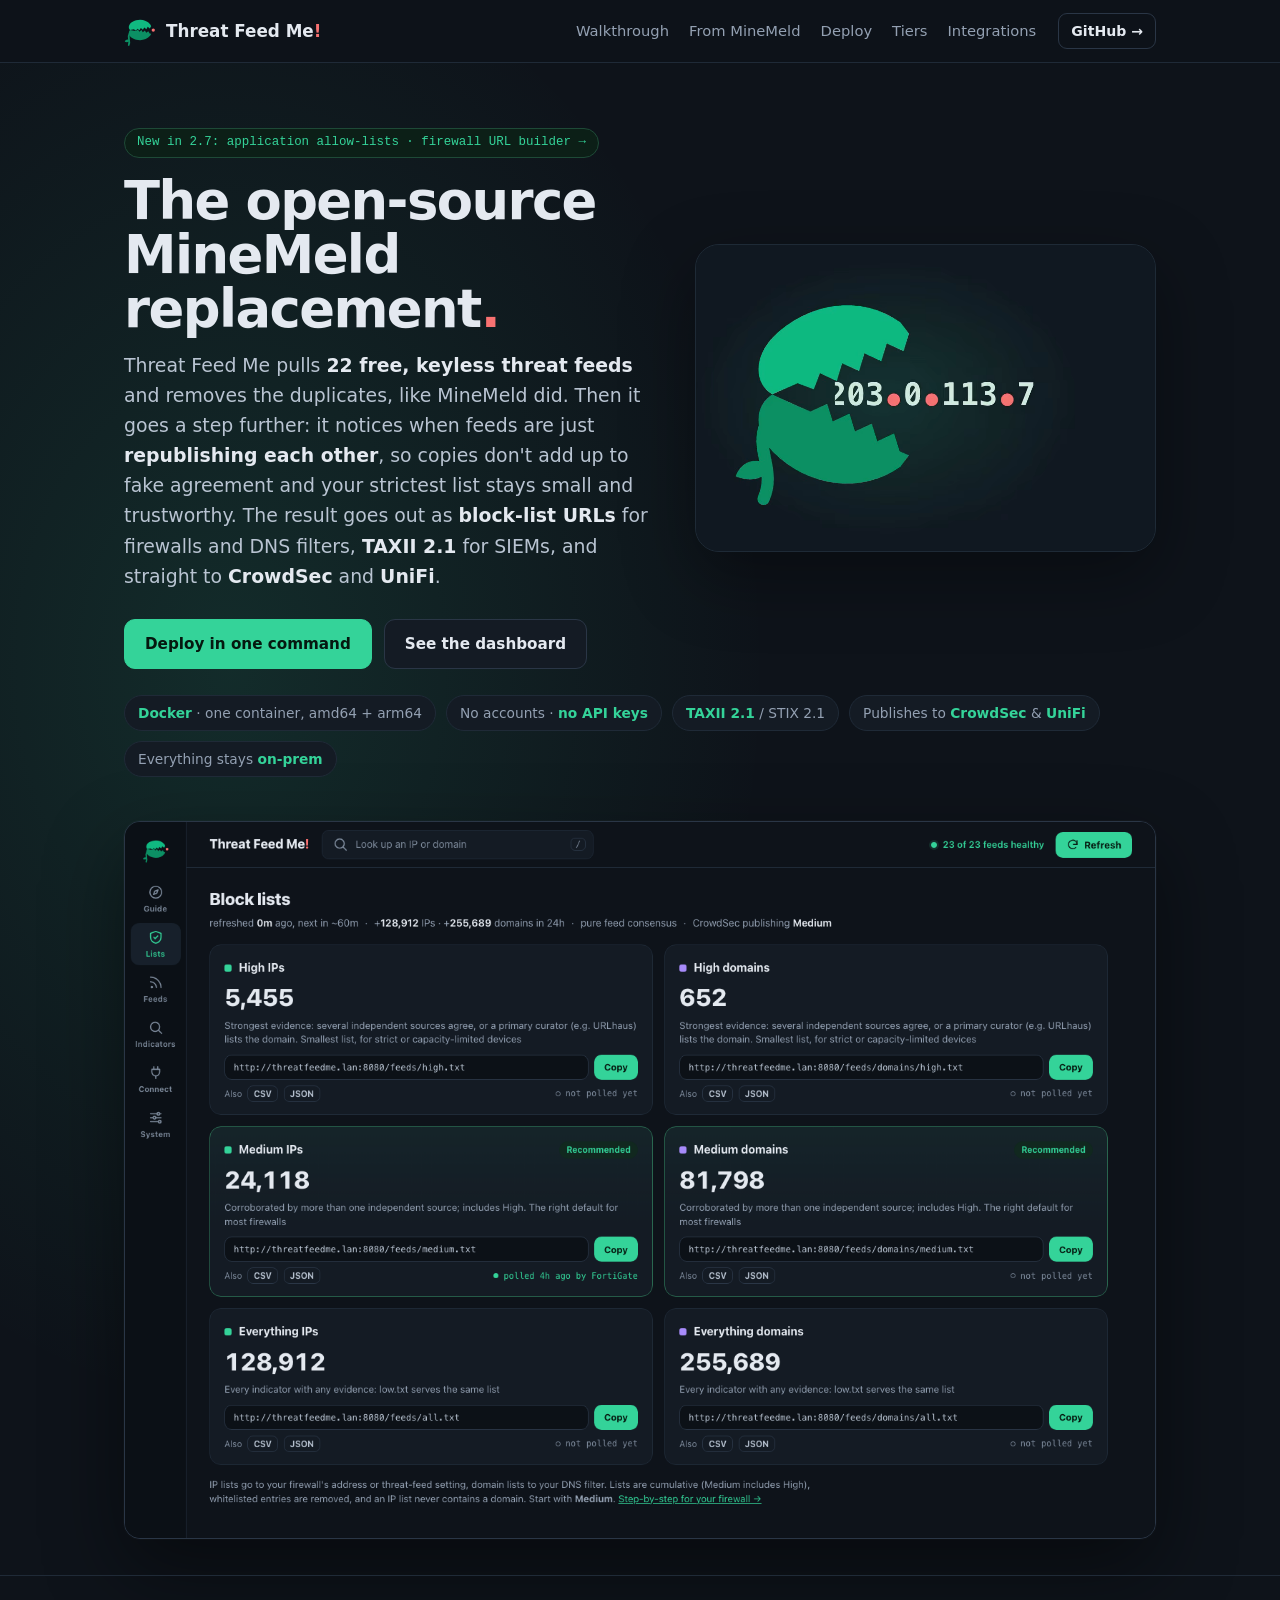
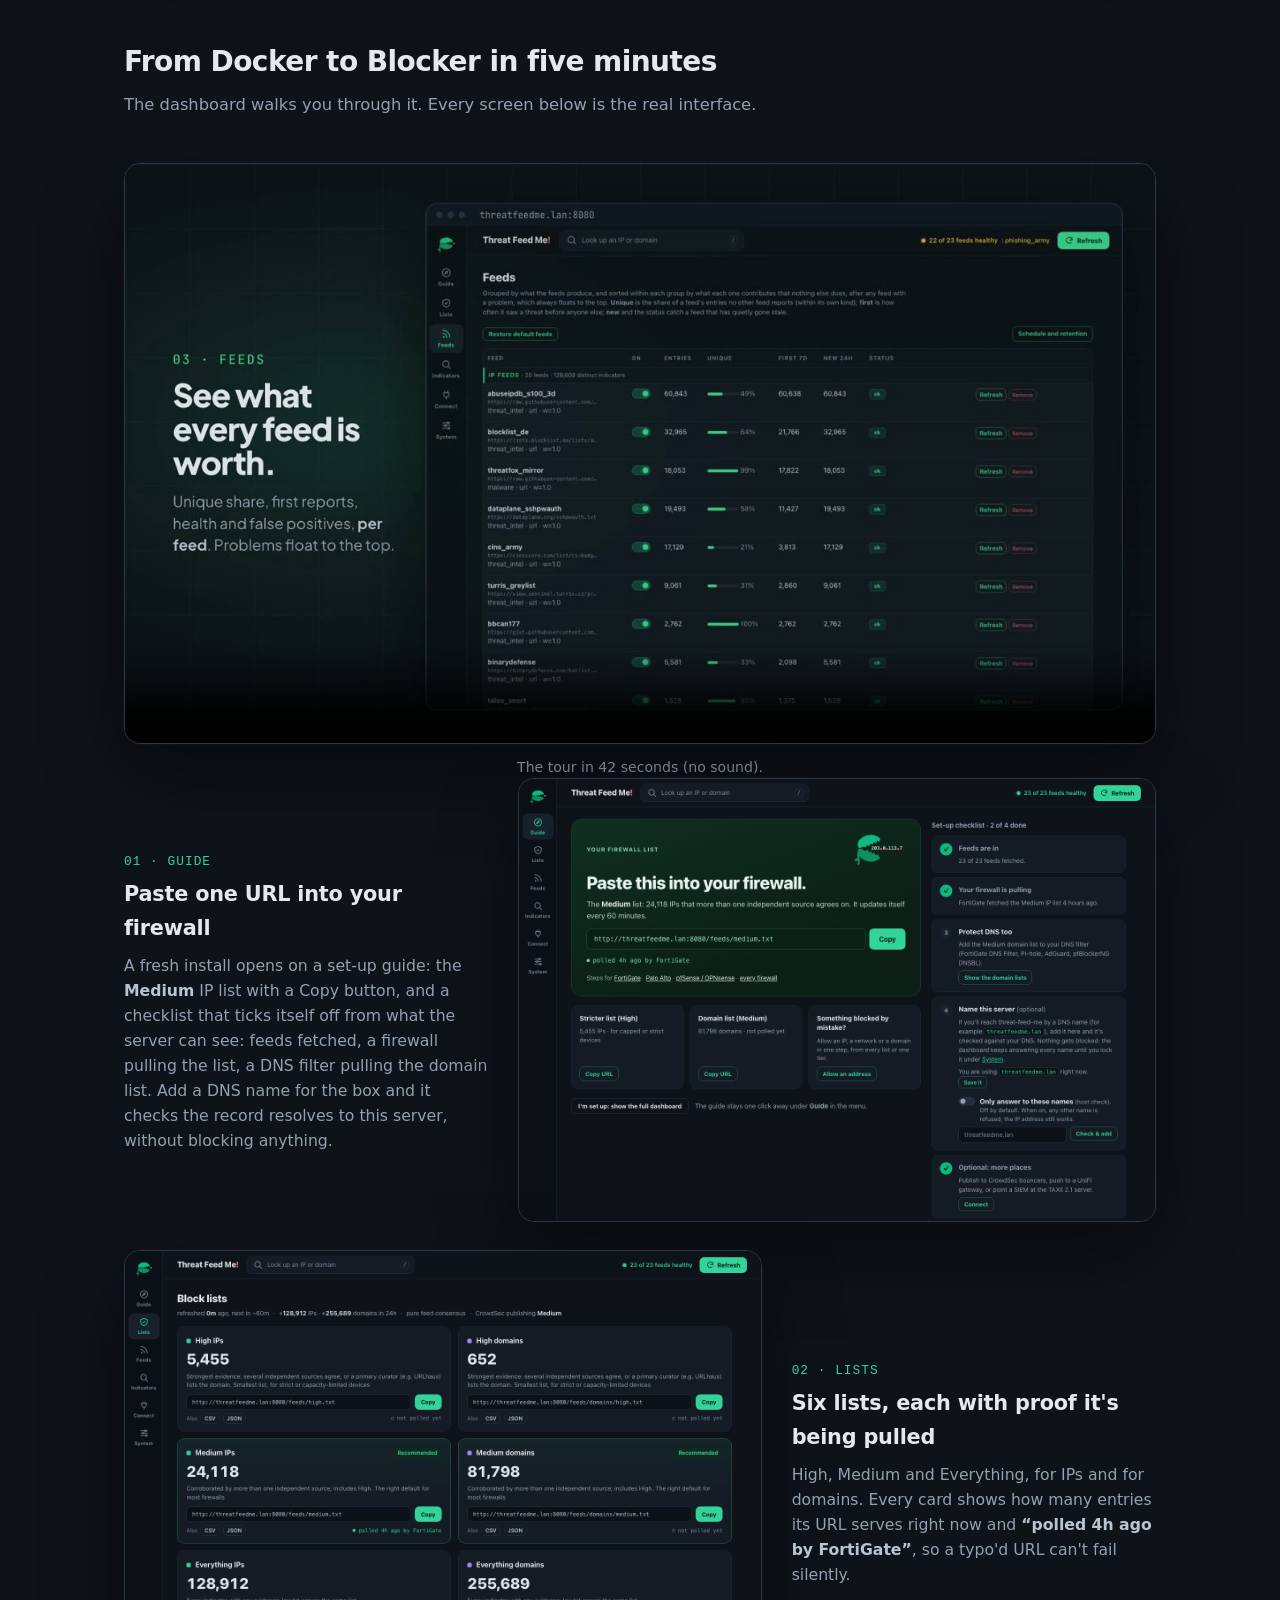
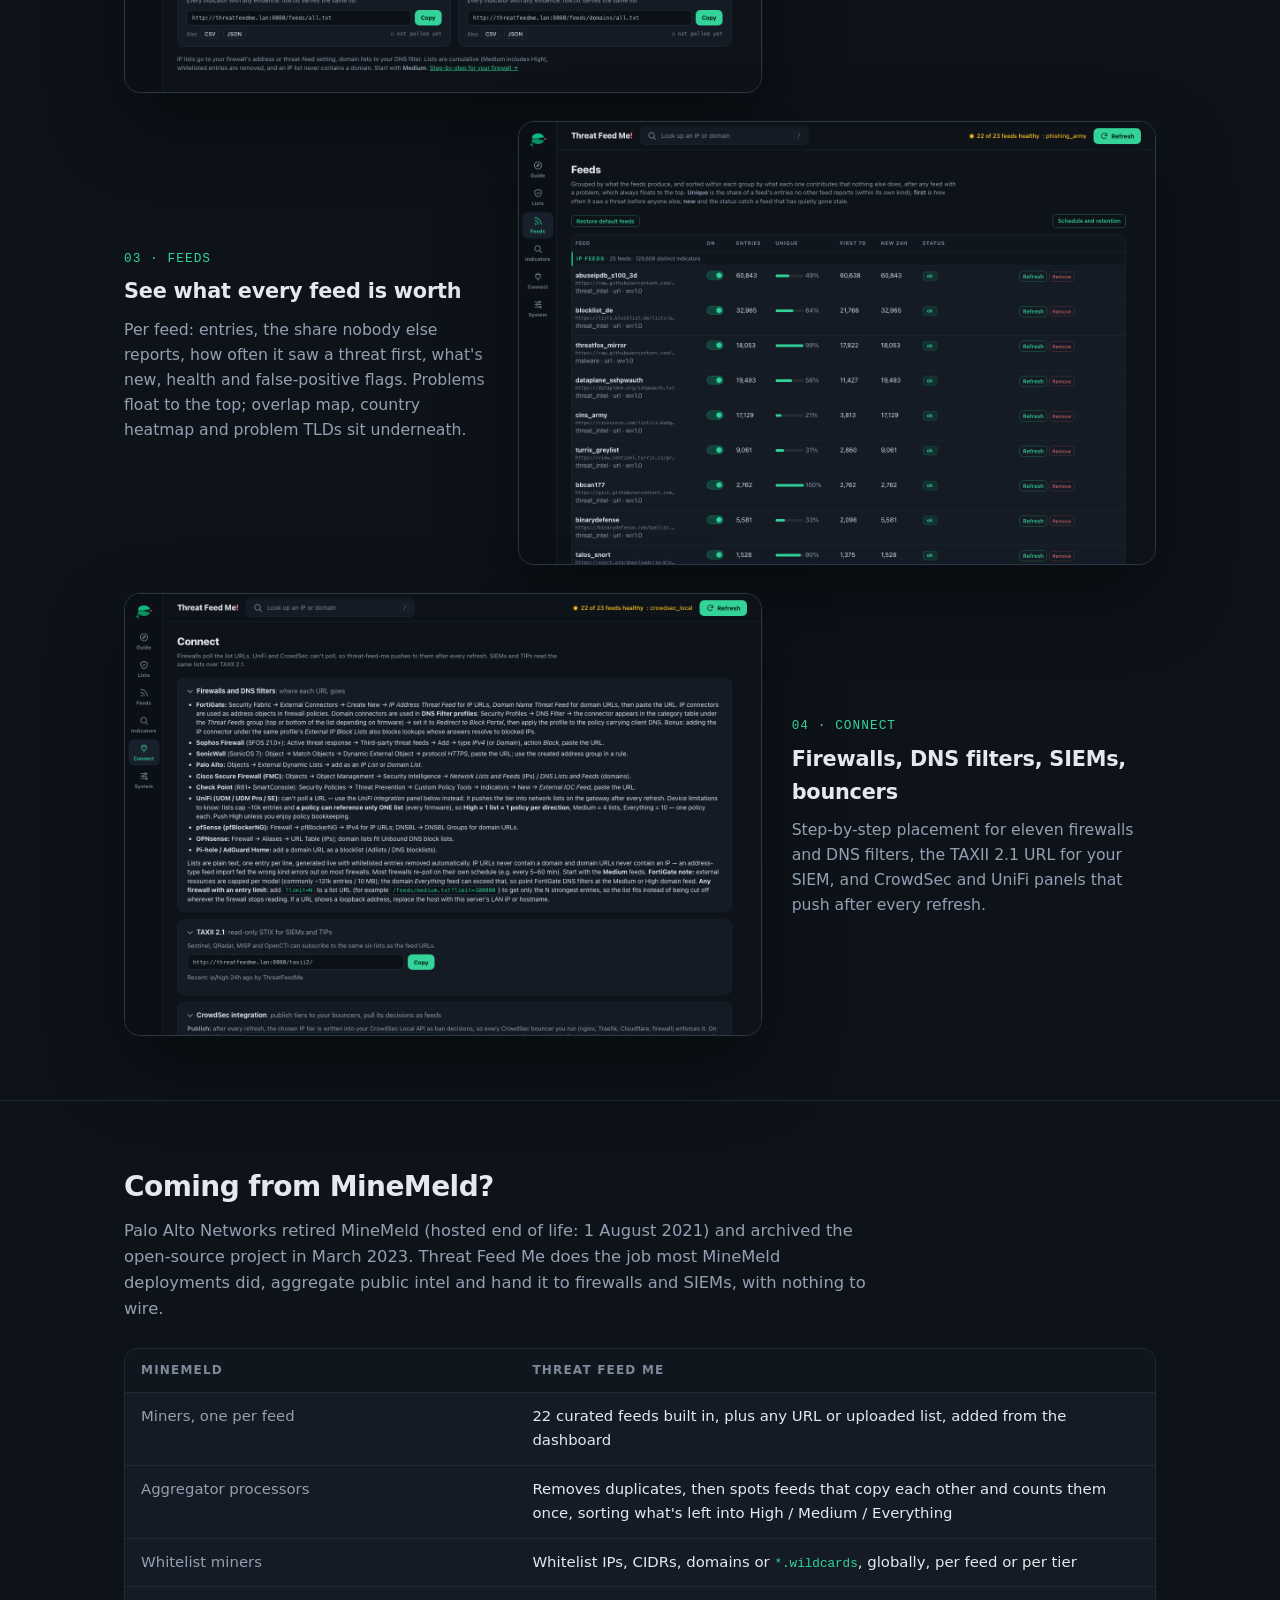
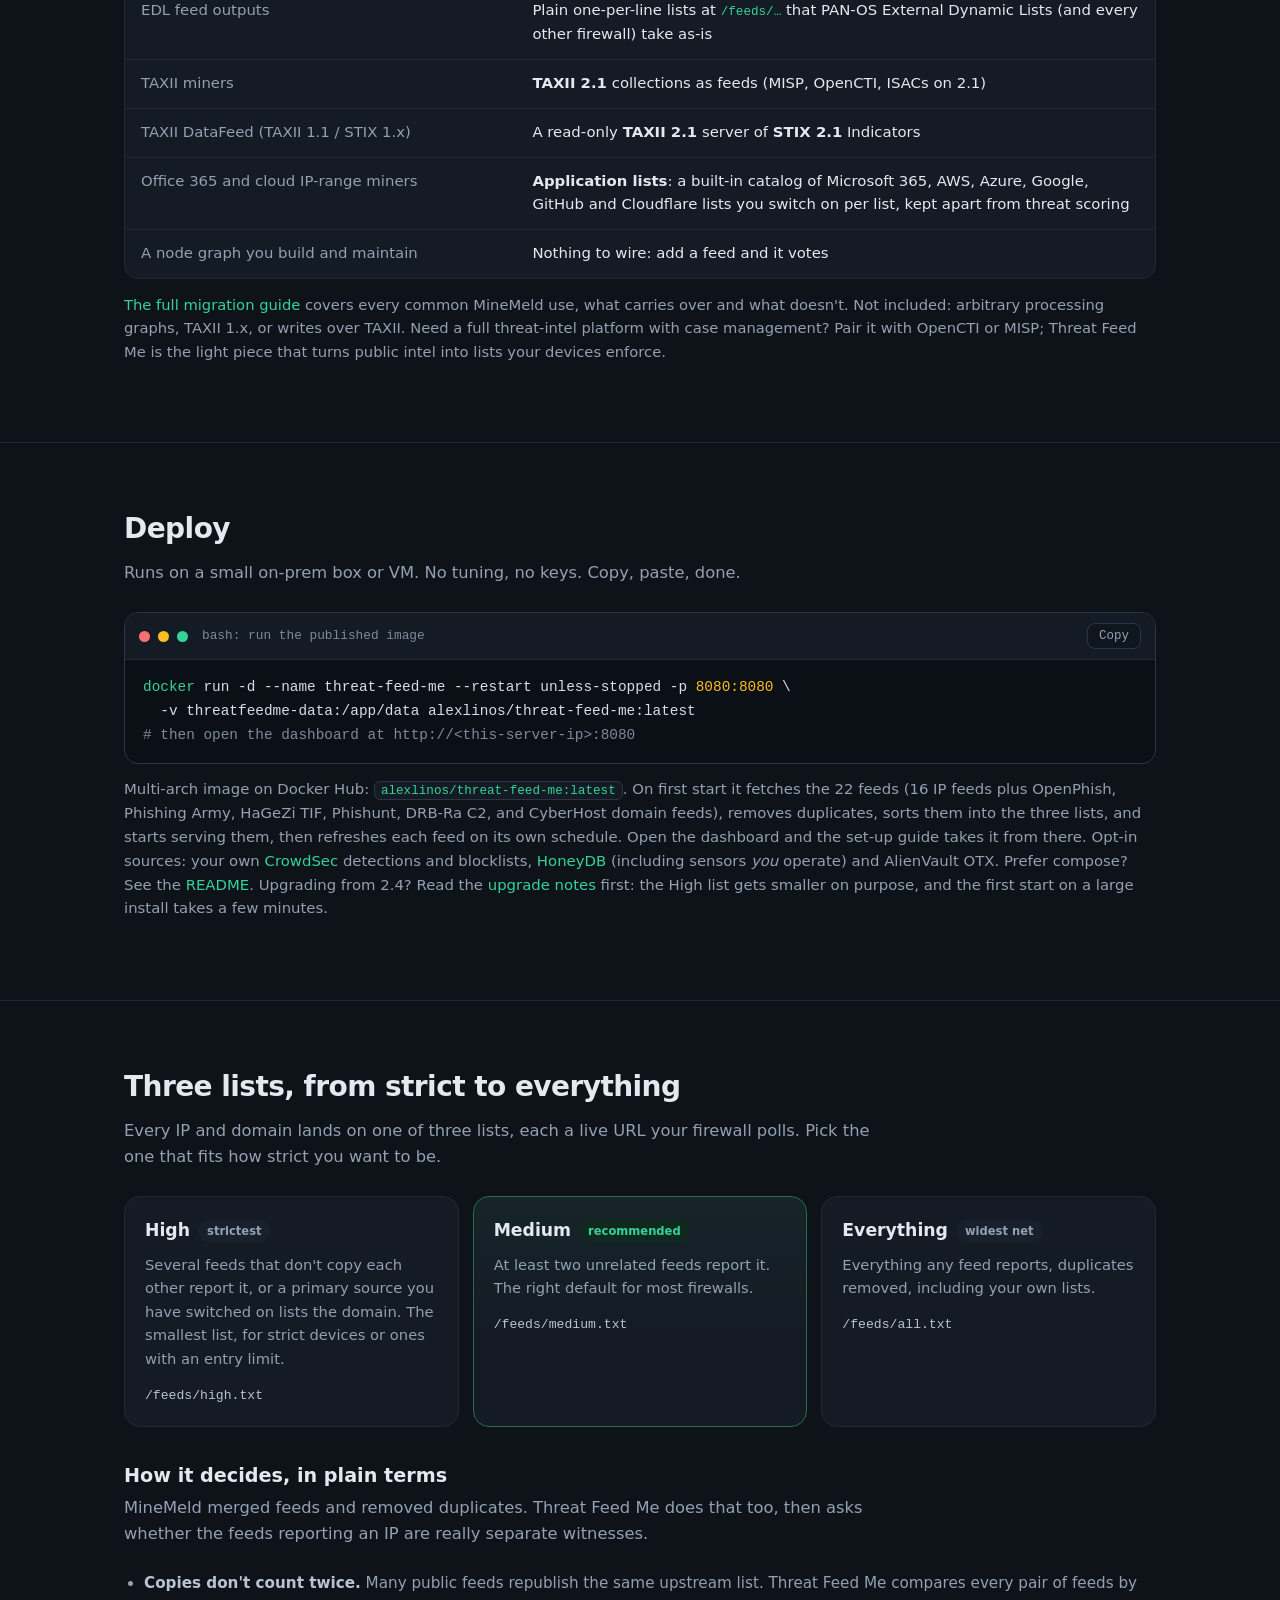
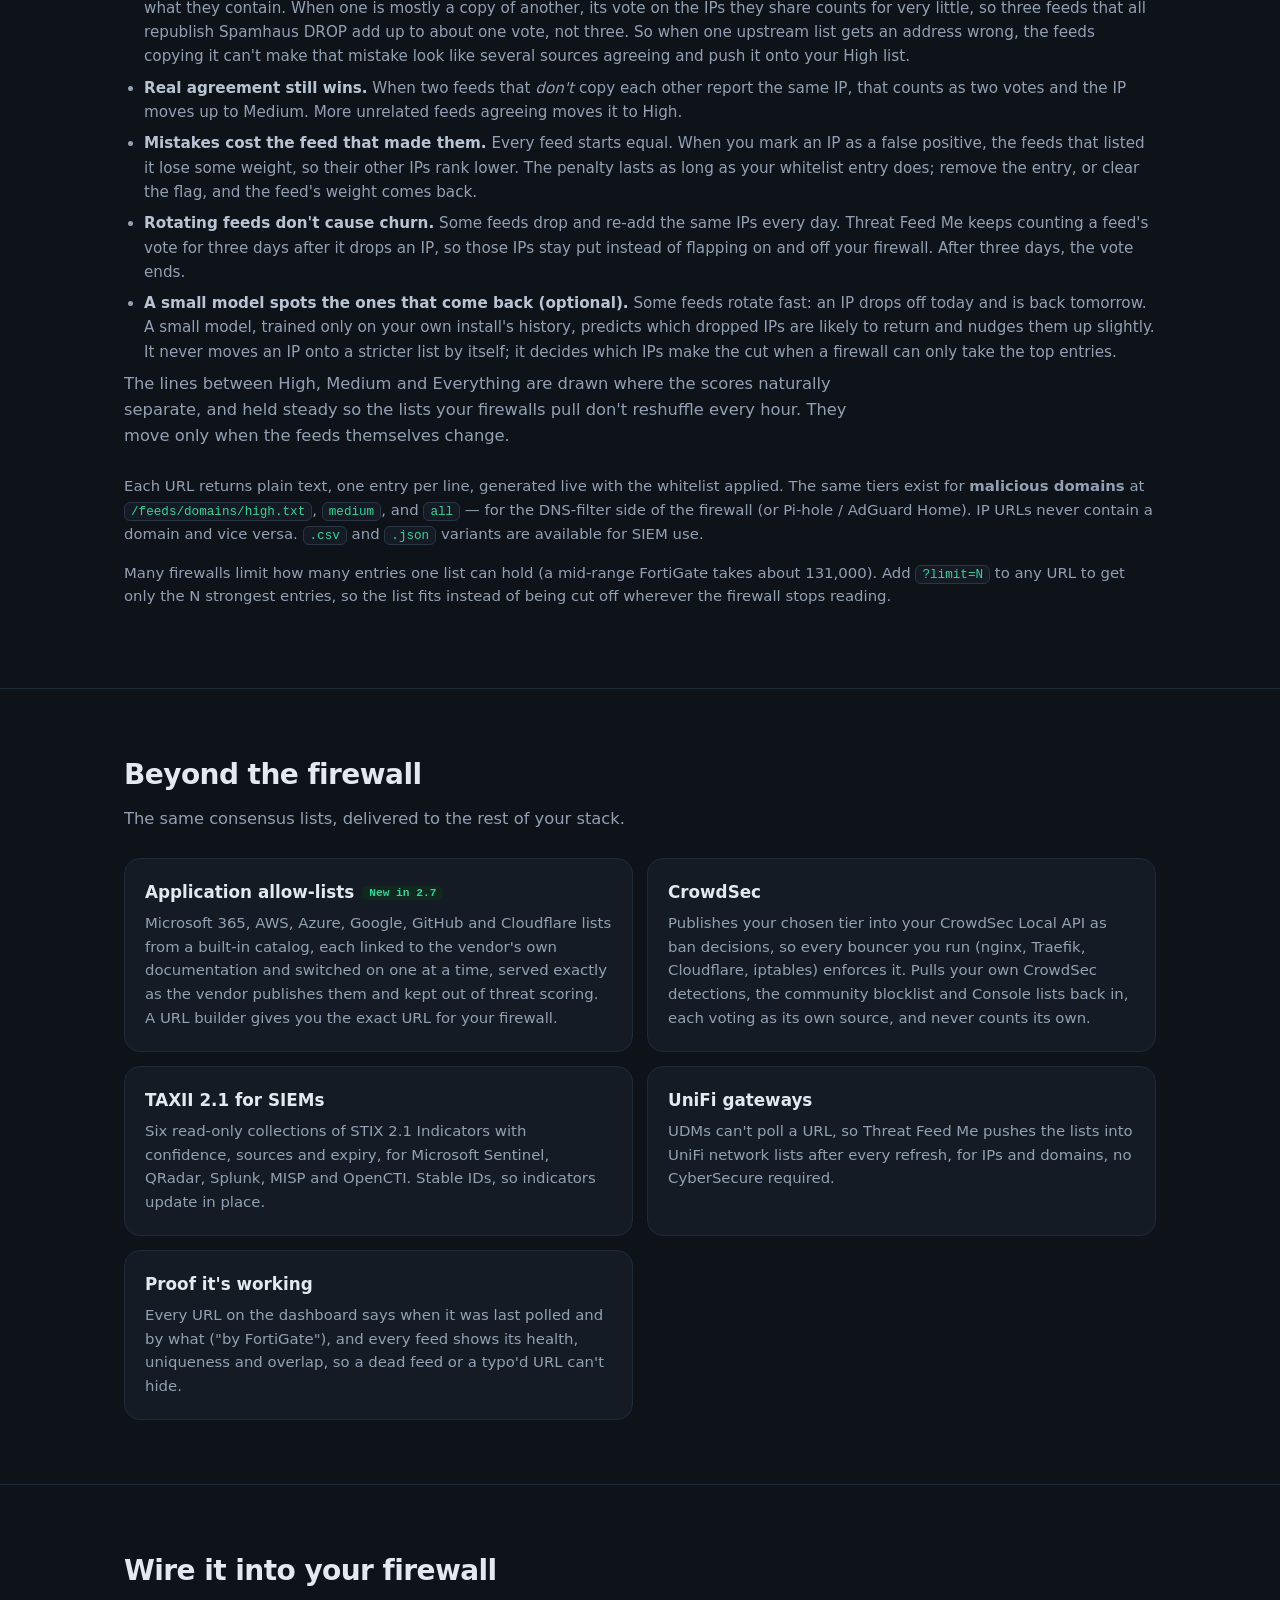
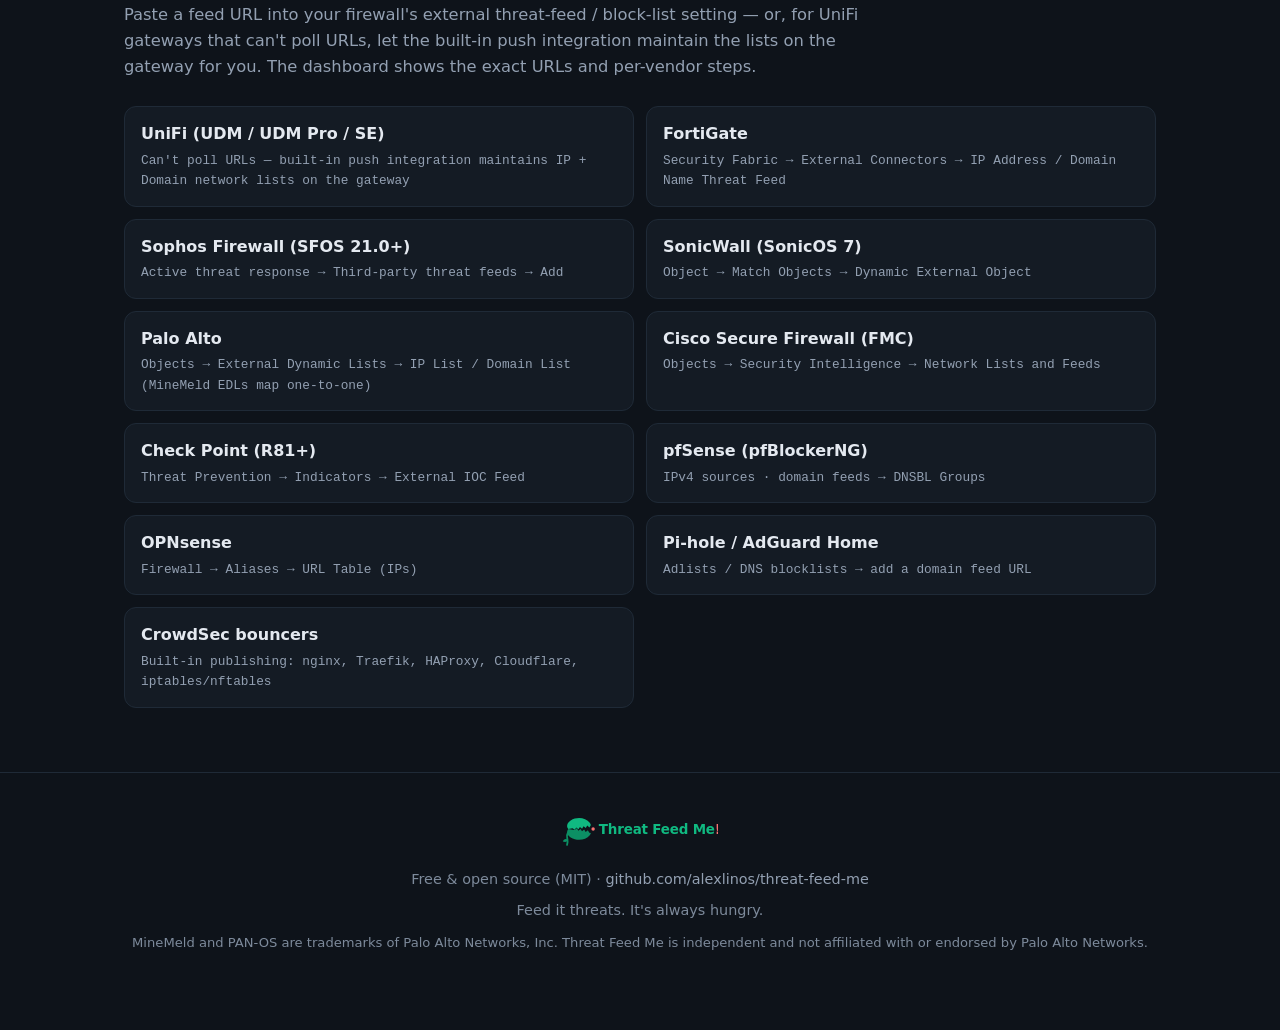
<file: docs/index.html>
<!doctype html>
<html lang="en">
<head>
<meta charset="utf-8">
<meta name="viewport" content="width=device-width, initial-scale=1">
<title>Threat Feed Me! The open-source MineMeld replacement</title>
<meta name="description" content="The open-source MineMeld replacement: an on-prem threat-intel aggregator that turns 22 free, keyless feeds into block lists for firewalls and DNS filters, ranked by how many unrelated feeds agree, a TAXII 2.1 server for SIEMs, and direct publishing to CrowdSec and UniFi. One Docker container, no API keys.">
<link rel="icon" type="image/svg+xml" href="assets/logo-mark.svg">

<!-- Open Graph / social -->
<meta property="og:type" content="website">
<!-- Absolute github.io URLs on purpose: threatfeedme.app is a registrar
     redirect that drops the path, so /assets/... under it 302'd to the front
     page and every social preview image was broken. -->
<link rel="canonical" href="https://alexlinos.github.io/threat-feed-me/">
<meta property="og:title" content="Threat Feed Me! The open-source MineMeld replacement">
<meta property="og:description" content="22 free, keyless threat feeds turned into block lists ranked by how many unrelated feeds agree for firewalls and DNS filters, TAXII 2.1 for SIEMs, and direct publishing to CrowdSec and UniFi. One container, on-prem, no API keys.">
<meta property="og:url" content="https://alexlinos.github.io/threat-feed-me/">
<meta property="og:image" content="https://alexlinos.github.io/threat-feed-me/assets/social-preview.png">
<meta name="twitter:card" content="summary_large_image">
<meta name="twitter:title" content="Threat Feed Me! The open-source MineMeld replacement">
<meta name="twitter:description" content="Block lists ranked by how many unrelated feeds agree for firewalls and DNS filters, TAXII 2.1 for SIEMs, publishing to CrowdSec and UniFi. On-prem, one container, no API keys.">
<meta name="twitter:image" content="https://alexlinos.github.io/threat-feed-me/assets/social-preview.png">

<script type="application/ld+json">{"@context": "https://schema.org", "@type": "SoftwareApplication", "name": "Threat Feed Me", "applicationCategory": "SecurityApplication", "operatingSystem": "Linux (Docker), amd64 and arm64", "offers": {"@type": "Offer", "price": "0", "priceCurrency": "USD"}, "license": "https://opensource.org/licenses/MIT", "url": "https://alexlinos.github.io/threat-feed-me/", "codeRepository": "https://github.com/alexlinos/threat-feed-me", "description": "Open-source, on-prem threat-intelligence aggregator: free threat feeds, deduplicated and ranked by how many unrelated feeds agree, as firewall block lists (EDLs), TAXII 2.1 in and out, and publishing to CrowdSec and UniFi."}</script>
<style>
  :root{
    --bg:#0e131a; --panel:#141b24; --panel-2:#10161e; --raised:#17202b;
    --border:#1f2a37; --border-2:#2a3646;
    --text:#e4e9f0; --text-2:#b9c4d2; --muted:#93a0b2; --dim:#7d8a9b;
    --green:#10b981; --green-bright:#34d399; --green-deep:#11281f;
    --purple:#a78bfa; --red:#f87171; --amber:#fbbf24;
    --mono:"JetBrains Mono",ui-monospace,SFMono-Regular,Menlo,Consolas,monospace;
    --sans:"Plus Jakarta Sans",Inter,"Segoe UI Variable Text","Segoe UI",system-ui,-apple-system,sans-serif;
    --maxw:1080px;
  }
  *{box-sizing:border-box}
  html{scroll-behavior:smooth;background:var(--bg)}
  body{margin:0;background:var(--bg);color:var(--text);font-family:var(--sans);line-height:1.6;
    -webkit-font-smoothing:antialiased}
  a{color:var(--green-bright);text-decoration:none}
  a:hover{text-decoration:underline}
  :focus-visible{outline:2px solid var(--green-bright);outline-offset:2px}
  .wrap{max-width:var(--maxw);margin:0 auto;padding:0 24px}

  /* ---- top bar ---- */
  .nav{position:sticky;top:0;z-index:10;background:rgba(14,19,26,.88);backdrop-filter:blur(10px);
    -webkit-backdrop-filter:blur(10px);border-bottom:1px solid var(--border)}
  .nav .wrap{display:flex;align-items:center;gap:22px;height:62px}
  .nav .brand{display:flex;align-items:center;gap:10px;color:var(--text);font-weight:800;font-size:1.05rem}
  .nav .brand:hover{text-decoration:none}
  .nav .brand svg{width:32px;height:32px}
  .nav .brand .bang{color:var(--red)}
  .nav .links{display:flex;gap:20px;margin-left:auto;font-size:.92rem}
  .nav .links a{color:var(--muted)}
  .nav .links a:hover{color:var(--text);text-decoration:none}
  .nav .gh{color:var(--text);border:1px solid var(--border-2);border-radius:9px;padding:6px 12px;font-weight:600;font-size:.88rem}
  .nav .gh:hover{border-color:var(--green);text-decoration:none}

  /* ---- hero ---- */
  header{padding:64px 0 36px;background:
    radial-gradient(ellipse 60% 70% at 18% 40%,rgba(52,211,153,.13),transparent 70%)}
  .hero{display:grid;grid-template-columns:minmax(0,1.15fr) minmax(0,1fr);gap:40px;align-items:center}
  .kicker{display:inline-block;font-family:var(--mono);font-size:.78rem;color:var(--green-bright);
    border:1px solid #1e4a37;border-radius:999px;padding:4px 12px;background:#0c1f17}
  h1{margin:16px 0 14px;font-size:3.3rem;line-height:1.02;font-weight:800;letter-spacing:-.03em}
  h1 .bang{color:var(--red)}
  .lede{font-size:1.18rem;color:var(--text-2);margin:0;max-width:560px}
  .lede b{color:var(--text)}
  .hero-stage{width:100%;max-width:520px;margin-left:auto;border-radius:24px;overflow:hidden;
    border:1px solid #1e2a36;background:#111922;aspect-ratio:3/2;box-shadow:0 24px 70px rgba(0,0,0,.35)}
  .hero-video{display:block;width:100%;height:100%;object-fit:cover}
  .cta-row{display:flex;gap:12px;flex-wrap:wrap;margin:28px 0 0}
  .btn{display:inline-flex;align-items:center;gap:8px;padding:12px 20px;border-radius:11px;font-weight:700;font-size:.95rem;
    border:1px solid var(--border-2)}
  .btn:hover{text-decoration:none}
  .btn.primary{background:var(--green-bright);color:#05180f;border-color:var(--green-bright)}
  .btn.primary:hover{filter:brightness(1.06)}
  .btn.ghost{color:var(--text);background:var(--panel)}
  .btn.ghost:hover{border-color:var(--green)}
  .chips{display:flex;flex-wrap:wrap;gap:10px;margin-top:26px}
  .chip{font-size:.86rem;color:var(--muted);background:var(--panel);border:1px solid var(--border);border-radius:999px;padding:6px 13px}
  .chip b{color:var(--green-bright);font-weight:650}
  .shot{margin:44px 0 0;border-radius:16px;border:1px solid var(--border-2);overflow:hidden;
    box-shadow:0 30px 80px rgba(0,0,0,.45),0 0 0 1px rgba(255,255,255,.02)}
  .shot img,.shot video{display:block;width:100%;height:auto}
  .tour-cap{margin:12px 0 0;color:var(--dim);font-size:.88rem;text-align:center}

  /* ---- sections ---- */
  section{padding:64px 0;border-top:1px solid var(--border)}
  h2{font-size:1.75rem;font-weight:800;letter-spacing:-.02em;margin:0 0 8px}
  .sub{color:var(--muted);margin:0 0 26px;font-size:1.02rem;max-width:760px}
  .sub b{color:var(--text-2)}

  /* ---- walkthrough ---- */
  .steps{display:grid;gap:28px}
  .step{display:grid;grid-template-columns:minmax(0,.8fr) minmax(0,1.4fr);gap:30px;align-items:center}
  .step:nth-child(even){grid-template-columns:minmax(0,1.4fr) minmax(0,.8fr)}
  .step:nth-child(even) .step-text{order:2}
  .step-num{font-family:var(--mono);font-size:.8rem;color:var(--green-bright);letter-spacing:.08em}
  .step h3{margin:6px 0 8px;font-size:1.3rem;font-weight:750;letter-spacing:-.01em}
  .step p{margin:0;color:var(--muted);font-size:.98rem}
  .step p b{color:var(--text-2)}
  .step .shot{margin:0}

  /* ---- code block ---- */
  .code{background:#0b1016;border:1px solid var(--border-2);border-radius:14px;overflow:hidden}
  .code-head{display:flex;align-items:center;gap:8px;padding:10px 14px;border-bottom:1px solid var(--border);background:var(--panel)}
  .dot{width:11px;height:11px;border-radius:50%}
  .dot.r{background:var(--red)} .dot.y{background:var(--amber)} .dot.g{background:var(--green-bright)}
  .code-title{margin-left:6px;font-family:var(--mono);font-size:.8rem;color:var(--dim)}
  .copy-btn{margin-left:auto;font-family:var(--mono);font-size:.78rem;background:var(--panel-2);color:var(--muted);
    border:1px solid var(--border-2);border-radius:8px;padding:5px 11px;cursor:pointer;transition:.15s}
  .copy-btn:hover,.copy-btn.done{color:var(--green-bright);border-color:var(--green)}
  pre{margin:0;padding:16px 18px;overflow-x:auto;font-family:var(--mono);font-size:.9rem;line-height:1.65;color:#d6dde6}
  pre .c{color:var(--dim)} pre .k{color:var(--green-bright)} pre .s{color:var(--amber)}
  .after-code{color:var(--muted);font-size:.93rem;margin-top:14px}
  .after-code code,.scoring code{font-family:var(--mono);font-size:.85em;background:var(--panel);border:1px solid var(--border-2);
    border-radius:6px;padding:1px 6px;color:var(--green-bright)}

  /* ---- tiers ---- */
  .tiers{display:grid;grid-template-columns:repeat(3,1fr);gap:14px}
  .tier{background:var(--panel);border:1px solid var(--border);border-radius:16px;padding:20px}
  .tier.med{border-color:#2b6b52;background:linear-gradient(180deg,rgba(52,211,153,.05),transparent 60%),var(--panel)}
  .tier h3{margin:0 0 4px;font-size:1.08rem;display:flex;align-items:center;gap:8px}
  .badge{font-size:.72rem;font-weight:700;padding:2px 9px;border-radius:999px;color:var(--muted);background:var(--raised)}
  .tier.med .badge{color:var(--green-bright);background:var(--green-deep)}
  .tier p{margin:8px 0 0;color:var(--muted);font-size:.92rem}
  .tier .url{font-family:var(--mono);font-size:.82rem;color:var(--text-2);margin-top:14px;word-break:break-all}
  .scoring{margin:24px 0 0;color:var(--muted);font-size:.95rem;padding-left:20px}
  .scoring li{margin:7px 0}
  .scoring b{color:var(--text-2)}

  /* ---- firewalls + cards + map ---- */
  .fw-grid{display:grid;grid-template-columns:repeat(2,1fr);gap:12px}
  .fw{background:var(--panel);border:1px solid var(--border);border-radius:12px;padding:14px 16px}
  .fw .name{font-weight:650;color:var(--text)}
  .fw .path{font-family:var(--mono);font-size:.8rem;color:var(--muted);margin-top:4px;display:block}
  .cards{display:grid;grid-template-columns:repeat(2,1fr);gap:14px}
  .card{background:var(--panel);border:1px solid var(--border);border-radius:16px;padding:20px}
  .card h3{margin:0 0 6px;font-size:1.05rem}
  .card p{margin:0;color:var(--muted);font-size:.93rem}
  .card .tag{font-family:var(--mono);font-size:.7rem;color:var(--green-bright);background:var(--green-deep);
    border-radius:6px;padding:1px 7px;margin-left:8px;vertical-align:2px}
  .table-wrap{overflow-x:auto}
  .map{width:100%;border-collapse:separate;border-spacing:0;font-size:.93rem;background:var(--panel);
    border:1px solid var(--border);border-radius:14px;overflow:hidden}
  .map th,.map td{text-align:left;padding:12px 16px;border-bottom:1px solid var(--border);vertical-align:top}
  .map th{font-size:.75rem;text-transform:uppercase;letter-spacing:.1em;color:var(--dim);font-weight:700;background:var(--panel-2)}
  .map td:first-child{color:var(--muted);width:38%}
  .map tr:last-child td{border-bottom:0}
  .map code{font-family:var(--mono);font-size:.85em;color:var(--green-bright)}
  .note{color:var(--muted);font-size:.92rem;margin-top:14px}
  .center{text-align:center}
  h2 .hash{display:none}

  /* ---- footer ---- */
  footer{border-top:1px solid var(--border);padding:40px 0 64px;text-align:center;color:var(--dim);font-size:.9rem}
  footer a{color:var(--muted)}
  footer .logo{height:34px;width:auto;margin-bottom:14px}

  @media (max-width:860px){
    .hero{grid-template-columns:1fr}
    .hero-stage{margin:0 auto;max-width:420px;order:-1}
    h1{font-size:2.5rem}
    .step,.step:nth-child(even){grid-template-columns:1fr}
    .step:nth-child(even) .step-text{order:0}
    .nav .links{display:none}
    .nav .gh{margin-left:auto}
  }
  @media (max-width:720px){
    .cards,.tiers,.fw-grid{grid-template-columns:1fr}
    header{padding:36px 0 20px}
    h2{font-size:1.45rem}
    section{padding:44px 0}
  }
</style>
</head>
<body>

<nav class="nav" aria-label="Site">
  <div class="wrap">
    <a class="brand" href="#top"><svg viewBox="0 0 128 128" aria-hidden="true"><path d="M22 74 C12 90 27 102 19 120" stroke="#0c9064" stroke-width="7" fill="none" stroke-linecap="round"/><path d="M24 101 C13 95 6 99 3 107 C13 111 20 108 24 101 Z" fill="#0c9064"/><g transform="translate(24 60)"><g transform="rotate(-10)"><path d="M0 0 C-7 -10 -1 -24 14 -30 C40 -40 70 -32 84 -8 L86 0 L79 8 L72 0 L65 8 L58 0 L51 8 L44 0 L37 8 L30 0 L23 7 L16 0 Z" fill="#10b981"/></g><g transform="rotate(10)"><path d="M0 0 C-7 10 -1 24 14 30 C40 40 70 32 84 8 L86 0 L80 0 L73 -8 L66 0 L59 -8 L52 0 L45 -8 L38 0 L31 -8 L24 0 L16 0 Z" fill="#0c9064"/></g></g><circle cx="117" cy="60" r="6.5" fill="#f87171"/></svg><span>Threat Feed Me<span class="bang">!</span></span></a>
    <div class="links"><a href="#walkthrough">Walkthrough</a><a href="minemeld.html">From MineMeld</a><a href="#deploy">Deploy</a><a href="#tiers">Tiers</a><a href="#delivery">Integrations</a></div>
    <a class="gh" href="https://github.com/alexlinos/threat-feed-me" target="_blank" rel="noopener">GitHub →</a>
  </div>
</nav>

<header id="top">
  <div class="wrap">
    <div class="hero">
      <div>
        <a class="kicker" href="#delivery">New in 2.7: application allow-lists · firewall URL builder →</a>
        <h1>The open-source MineMeld replacement<span class="bang">.</span></h1>
        <p class="lede">Threat Feed Me pulls <b>22 free, keyless threat feeds</b> and removes the duplicates,
          like MineMeld did. Then it goes a step further: it notices when feeds are just <b>republishing each
          other</b>, so copies don't add up to fake agreement and your strictest list stays small and
          trustworthy. The result goes out as <b>block-list URLs</b> for firewalls and DNS filters,
          <b>TAXII 2.1</b> for SIEMs, and straight to <b>CrowdSec</b> and <b>UniFi</b>.</p>
        <div class="cta-row">
          <a class="btn primary" href="#deploy">Deploy in one command</a>
          <a class="btn ghost" href="#walkthrough">See the dashboard</a>
        </div>
      </div>
      <div class="hero-stage">
        <!-- 6 s loop rendered with HyperFrames: the flytrap eats the dots of
             203.0.113.7 (RFC 5737 documentation space). Opaque on purpose, the
             card is the video's own background, so no alpha channel is needed. -->
        <video class="hero-video" autoplay muted loop playsinline preload="auto" width="960" height="640"
               poster="assets/hero-chomp-poster.jpg"
               aria-label="Animation: the flytrap eats the IP address 203.0.113.7, one bite per dot, then the trailing 7">
          <source src="assets/hero-chomp.webm" type="video/webm">
          <source src="assets/hero-chomp.mp4" type="video/mp4">
        </video>
      </div>
    </div>
    <div class="chips">
      <span class="chip"><b>Docker</b> · one container, amd64 + arm64</span>
      <span class="chip">No accounts · <b>no API keys</b></span>
      <span class="chip"><b>TAXII 2.1</b> / STIX 2.1</span>
      <span class="chip">Publishes to <b>CrowdSec</b> &amp; <b>UniFi</b></span>
      <span class="chip">Everything stays <b>on-prem</b></span>
    </div>
    <div class="shot"><img src="assets/screens/lists.png" width="1440" height="1000" loading="eager"
      alt="The Block lists dashboard: High, Medium and Everything lists for IPs and for domains, each with its URL, live count and the firewall that last polled it"></div>
  </div>
</header>

<main>

  <!-- WALKTHROUGH -->
  <section id="walkthrough">
    <div class="wrap">
      <h2>From Docker to Blocker in five minutes</h2>
      <p class="sub">The dashboard walks you through it. Every screen below is the real interface.</p>
      <!-- The promo, rendered with HyperFrames. preload="none": nothing past the
           poster downloads until the visitor presses play. -->
      <figure class="shot tour">
        <video controls playsinline preload="none" width="1920" height="1080" poster="assets/tour-poster.jpg"
               aria-label="A 42-second tour of Threat Feed Me: how it works, then the Guide, Lists, Feeds and Connect views">
          <source src="assets/tour.mp4" type="video/mp4">
        </video>
      </figure>
      <p class="tour-cap">The tour in 42 seconds (no sound).</p>
      <div class="steps">
        <div class="step">
          <div class="step-text"><span class="step-num">01 · GUIDE</span>
            <h3>Paste one URL into your firewall</h3>
            <p>A fresh install opens on a set-up guide: the <b>Medium</b> IP list with a Copy button, and a
              checklist that ticks itself off from what the server can see: feeds fetched, a firewall pulling the
              list, a DNS filter pulling the domain list. Add a DNS name for the box and it checks the record
              resolves to this server, without blocking anything.</p></div>
          <div class="shot"><img src="assets/screens/guide.png" width="1440" height="1000" loading="lazy" alt="The set-up guide: the URL to paste and a four-step checklist"></div>
        </div>
        <div class="step">
          <div class="step-text"><span class="step-num">02 · LISTS</span>
            <h3>Six lists, each with proof it's being pulled</h3>
            <p>High, Medium and Everything, for IPs and for domains. Every card shows how many entries its URL
              serves right now and <b>“polled 4h ago by FortiGate”</b>, so a typo'd URL can't fail silently.</p></div>
          <div class="shot"><img src="assets/screens/lists.png" width="1440" height="1000" loading="lazy" alt="The Lists view"></div>
        </div>
        <div class="step">
          <div class="step-text"><span class="step-num">03 · FEEDS</span>
            <h3>See what every feed is worth</h3>
            <p>Per feed: entries, the share nobody else reports, how often it saw a threat first, what's new, health
              and false-positive flags. Problems float to the top; overlap map, country heatmap and problem TLDs
              sit underneath.</p></div>
          <div class="shot"><img src="assets/screens/feeds.png" width="1440" height="1000" loading="lazy" alt="The Feeds view"></div>
        </div>
        <div class="step">
          <div class="step-text"><span class="step-num">04 · CONNECT</span>
            <h3>Firewalls, DNS filters, SIEMs, bouncers</h3>
            <p>Step-by-step placement for eleven firewalls and DNS filters, the TAXII 2.1 URL for your SIEM, and
              CrowdSec and UniFi panels that push after every refresh.</p></div>
          <div class="shot"><img src="assets/screens/integrations.png" width="1440" height="1000" loading="lazy" alt="The Connect view"></div>
        </div>
      </div>
    </div>
  </section>

  <!-- MINEMELD -->
  <section id="minemeld">
    <div class="wrap">
      <h2>Coming from MineMeld?</h2>
      <p class="sub">Palo Alto Networks retired MineMeld (hosted end of life: 1 August 2021) and
        archived the open-source project in March 2023. Threat Feed Me does the job most MineMeld
        deployments did, aggregate public intel and hand it to firewalls and SIEMs, with nothing to wire.</p>
      <div class="table-wrap">
      <table class="map">
        <thead><tr><th>MineMeld</th><th>Threat Feed Me</th></tr></thead>
        <tbody>
          <tr><td>Miners, one per feed</td><td>22 curated feeds built in, plus any URL or uploaded list, added from the dashboard</td></tr>
          <tr><td>Aggregator processors</td><td>Removes duplicates, then spots feeds that copy each other and counts them once, sorting what's left into High / Medium / Everything</td></tr>
          <tr><td>Whitelist miners</td><td>Whitelist IPs, CIDRs, domains or <code>*.wildcards</code>, globally, per feed or per tier</td></tr>
          <tr><td>EDL feed outputs</td><td>Plain one-per-line lists at <code>/feeds/…</code> that PAN-OS External Dynamic Lists (and every other firewall) take as-is</td></tr>
          <tr><td>TAXII miners</td><td><b>TAXII 2.1</b> collections as feeds (MISP, OpenCTI, ISACs on 2.1)</td></tr>
          <tr><td>TAXII DataFeed (TAXII 1.1 / STIX 1.x)</td><td>A read-only <b>TAXII 2.1</b> server of <b>STIX 2.1</b> Indicators</td></tr>
          <tr><td>Office 365 and cloud IP-range miners</td><td><b>Application lists</b>: a built-in catalog of Microsoft 365, AWS, Azure, Google, GitHub and Cloudflare lists you switch on per list, kept apart from threat scoring</td></tr>
          <tr><td>A node graph you build and maintain</td><td>Nothing to wire: add a feed and it votes</td></tr>
        </tbody>
      </table>
      </div>
      <p class="note"><a href="minemeld.html">The full migration guide</a> covers every common MineMeld use, what carries
        over and what doesn't. Not included: arbitrary processing graphs, TAXII 1.x, or writes over TAXII. Need a full
        threat-intel platform with case management? Pair it with OpenCTI or MISP; Threat Feed Me is the light
        piece that turns public intel into lists your devices enforce.</p>
    </div>
  </section>

  <!-- DEPLOY -->
  <section id="deploy">
    <div class="wrap">
      <h2>Deploy</h2>
      <p class="sub">Runs on a small on-prem box or VM. No tuning, no keys. Copy, paste, done.</p>

      <div class="code">
        <div class="code-head">
          <span class="dot r"></span><span class="dot y"></span><span class="dot g"></span>
          <span class="code-title">bash: run the published image</span>
          <button class="copy-btn" data-copy="run">Copy</button>
        </div>
<pre id="run"><span class="k">docker</span> run -d --name threat-feed-me --restart unless-stopped -p <span class="s">8080:8080</span> \
  -v threatfeedme-data:/app/data alexlinos/threat-feed-me:latest
<span class="c"># then open the dashboard at http://&lt;this-server-ip&gt;:8080</span></pre>
      </div>

      <p class="after-code">
        Multi-arch image on Docker Hub: <code>alexlinos/threat-feed-me:latest</code>.
        On first start it fetches the 22 feeds (16 IP feeds plus OpenPhish, Phishing Army,
        HaGeZi TIF, Phishunt, DRB-Ra C2, and CyberHost domain feeds), removes duplicates, sorts them into the three lists, and starts serving them,
        then refreshes each feed on its own schedule. Open the dashboard and the set-up guide takes it from
        there. Opt-in sources: your own
        <a href="https://www.crowdsec.net" target="_blank" rel="noopener">CrowdSec</a> detections and blocklists,
        <a href="https://honeydb.io" target="_blank" rel="noopener">HoneyDB</a> (including sensors <i>you</i>
        operate) and AlienVault OTX.
        Prefer compose? See the
        <a href="https://github.com/alexlinos/threat-feed-me#deploy" target="_blank" rel="noopener">README</a>.
        Upgrading from 2.4? Read the
        <a href="https://github.com/alexlinos/threat-feed-me#upgrading" target="_blank" rel="noopener">upgrade notes</a>
        first: the High list gets smaller on purpose, and the first start on a large install takes a few minutes.
      </p>
    </div>
  </section>

  <!-- TIERS -->
  <section id="tiers">
    <div class="wrap">
      <h2>Three lists, from strict to everything</h2>
      <p class="sub">Every IP and domain lands on one of three lists, each a live URL your firewall polls. Pick the one that fits how strict you want to be.</p>

      <div class="tiers">
        <div class="tier high">
          <h3>High <span class="badge">strictest</span></h3>
          <p>Several feeds that don't copy each other report it, or a primary source you have switched on lists the domain. The smallest list, for strict devices or ones with an entry limit.</p>
          <div class="url">/feeds/high.txt</div>
        </div>
        <div class="tier med">
          <h3>Medium <span class="badge">recommended</span></h3>
          <p>At least two unrelated feeds report it. The right default for most firewalls.</p>
          <div class="url">/feeds/medium.txt</div>
        </div>
        <div class="tier low">
          <h3>Everything <span class="badge">widest net</span></h3>
          <p>Everything any feed reports, duplicates removed, including your own lists.</p>
          <div class="url">/feeds/all.txt</div>
        </div>
      </div>

      <h3 style="margin:34px 0 4px;font-size:1.2rem">How it decides, in plain terms</h3>
      <p class="sub" style="margin-bottom:10px">MineMeld merged feeds and removed duplicates. Threat Feed Me does that too, then asks
        whether the feeds reporting an IP are really separate witnesses.</p>
      <ul class="scoring">
        <li><b>Copies don't count twice.</b> Many public feeds republish the same upstream list. Threat Feed Me
          compares every pair of feeds by what they contain. When one is mostly a copy of another, its vote on the
          IPs they share counts for very little, so three feeds that all republish Spamhaus DROP add up to about one
          vote, not three. So when one upstream list gets an address wrong, the feeds copying it can't make that
          mistake look like several sources agreeing and push it onto your High list.</li>
        <li><b>Real agreement still wins.</b> When two feeds that <i>don't</i> copy each other report the same IP,
          that counts as two votes and the IP moves up to Medium. More unrelated feeds agreeing moves it to High.</li>
        <li><b>Mistakes cost the feed that made them.</b> Every feed starts equal. When you mark an IP as a false
          positive, the feeds that listed it lose some weight, so their other IPs rank lower. The penalty lasts as long
          as your whitelist entry does; remove the entry, or clear the flag, and the feed's weight comes back.</li>
        <li><b>Rotating feeds don't cause churn.</b> Some feeds drop and re-add the same IPs every day. Threat Feed Me
          keeps counting a feed's vote for three days after it drops an IP, so those IPs stay put instead of flapping on
          and off your firewall. After three days, the vote ends.</li>
        <li><b>A small model spots the ones that come back (optional).</b> Some feeds rotate fast: an IP drops off
          today and is back tomorrow. A small model, trained only on your own install's history, predicts which
          dropped IPs are likely to return and nudges them up slightly. It never moves an IP onto a stricter list by
          itself; it decides which IPs make the cut when a firewall can only take the top entries.</li>
      </ul>
      <p class="sub">The lines between High, Medium and Everything are drawn where the scores naturally separate, and held
        steady so the lists your firewalls pull don't reshuffle every hour. They move only when the feeds themselves
        change.</p>
      <p class="after-code" style="margin-top:18px">
        Each URL returns plain text, one entry per line, generated live with the whitelist applied.
        The same tiers exist for <b>malicious domains</b> at <code>/feeds/domains/high.txt</code>,
        <code>medium</code>, and <code>all</code> — for the DNS-filter side of the firewall (or
        Pi-hole / AdGuard Home). IP URLs never contain a domain and vice versa.
        <code>.csv</code> and <code>.json</code> variants are available for SIEM use.
      </p>
      <p class="after-code">Many firewalls limit how many entries one list can hold (a mid-range FortiGate takes about
        131,000). Add <code>?limit=N</code> to any URL to get only the N strongest entries, so the list fits instead of
        being cut off wherever the firewall stops reading.</p>
    </div>
  </section>

  <!-- DELIVERY -->
  <section id="delivery">
    <div class="wrap">
      <h2>Beyond the firewall</h2>
      <p class="sub">The same consensus lists, delivered to the rest of your stack.</p>
      <div class="cards">
        <div class="card"><h3>Application allow-lists<span class="tag">New in 2.7</span></h3>
          <p>Microsoft 365, AWS, Azure, Google, GitHub and Cloudflare lists from a built-in catalog, each linked to
            the vendor's own documentation and switched on one at a time, served exactly as the vendor publishes
            them and kept out of threat scoring. A URL builder gives you the exact URL for your firewall.</p></div>
        <div class="card"><h3>CrowdSec</h3>
          <p>Publishes your chosen tier into your CrowdSec Local API as ban decisions, so every bouncer you
            run (nginx, Traefik, Cloudflare, iptables) enforces it. Pulls your own CrowdSec detections, the
            community blocklist and Console lists back in, each voting as its own source, and never counts its own.</p></div>
        <div class="card"><h3>TAXII 2.1 for SIEMs</h3>
          <p>Six read-only collections of STIX 2.1 Indicators with confidence, sources and expiry, for
            Microsoft Sentinel, QRadar, Splunk, MISP and OpenCTI. Stable IDs, so indicators update in place.</p></div>
        <div class="card"><h3>UniFi gateways</h3>
          <p>UDMs can't poll a URL, so Threat Feed Me pushes the lists into UniFi network lists after every
            refresh, for IPs and domains, no CyberSecure required.</p></div>
        <div class="card"><h3>Proof it's working</h3>
          <p>Every URL on the dashboard says when it was last polled and by what ("by FortiGate"), and every
            feed shows its health, uniqueness and overlap, so a dead feed or a typo'd URL can't hide.</p></div>
      </div>
    </div>
  </section>

  <!-- FIREWALLS -->
  <section id="firewalls">
    <div class="wrap">
      <h2>Wire it into your firewall</h2>
      <p class="sub">Paste a feed URL into your firewall's external threat-feed / block-list setting — or, for UniFi gateways that can't poll URLs, let the built-in push integration maintain the lists on the gateway for you. The dashboard shows the exact URLs and per-vendor steps.</p>

      <div class="fw-grid">
        <div class="fw"><span class="name">UniFi (UDM / UDM Pro / SE)</span><span class="path">Can't poll URLs — built-in push integration maintains IP + Domain network lists on the gateway</span></div>
        <div class="fw"><span class="name">FortiGate</span><span class="path">Security Fabric → External Connectors → IP Address / Domain Name Threat Feed</span></div>
        <div class="fw"><span class="name">Sophos Firewall (SFOS 21.0+)</span><span class="path">Active threat response → Third-party threat feeds → Add</span></div>
        <div class="fw"><span class="name">SonicWall (SonicOS 7)</span><span class="path">Object → Match Objects → Dynamic External Object</span></div>
        <div class="fw"><span class="name">Palo Alto</span><span class="path">Objects → External Dynamic Lists → IP List / Domain List (MineMeld EDLs map one-to-one)</span></div>
        <div class="fw"><span class="name">Cisco Secure Firewall (FMC)</span><span class="path">Objects → Security Intelligence → Network Lists and Feeds</span></div>
        <div class="fw"><span class="name">Check Point (R81+)</span><span class="path">Threat Prevention → Indicators → External IOC Feed</span></div>
        <div class="fw"><span class="name">pfSense (pfBlockerNG)</span><span class="path">IPv4 sources · domain feeds → DNSBL Groups</span></div>
        <div class="fw"><span class="name">OPNsense</span><span class="path">Firewall → Aliases → URL Table (IPs)</span></div>
        <div class="fw"><span class="name">Pi-hole / AdGuard Home</span><span class="path">Adlists / DNS blocklists → add a domain feed URL</span></div>
        <div class="fw"><span class="name">CrowdSec bouncers</span><span class="path">Built-in publishing: nginx, Traefik, HAProxy, Cloudflare, iptables/nftables</span></div>
      </div>
    </div>
  </section>

</main>

<footer>
  <div class="wrap">
    <img class="logo" src="assets/logo.svg" alt="Threat Feed Me!">
    <div>
      Free &amp; open source (MIT) ·
      <a href="https://github.com/alexlinos/threat-feed-me" target="_blank" rel="noopener">github.com/alexlinos/threat-feed-me</a>
    </div>
    <div style="margin-top:8px">Feed it threats. It's always hungry.</div>
    <p style="color:var(--dim);font-size:.82rem;margin-top:10px">MineMeld and PAN-OS are trademarks of Palo Alto Networks, Inc.
      Threat Feed Me is independent and not affiliated with or endorsed by Palo Alto Networks.</p>
  </div>
</footer>

<script>
  // Reduced motion: stop the hero loop on its poster (the flytrap mid-meal).
  (function(){
    var v = document.querySelector('.hero-video');
    if (v && window.matchMedia && matchMedia('(prefers-reduced-motion: reduce)').matches) {
      v.removeAttribute('autoplay'); v.pause(); v.load();
    }
  })();
  document.querySelectorAll('.copy-btn').forEach(function(btn){
    btn.addEventListener('click', function(){
      var el = document.getElementById(btn.dataset.copy);
      navigator.clipboard.writeText(el.innerText).then(function(){
        var old = btn.textContent;
        btn.textContent = 'Copied ✓';
        btn.classList.add('done');
        setTimeout(function(){ btn.textContent = old; btn.classList.remove('done'); }, 1800);
      });
    });
  });
</script>
</body>
</html>
</file>
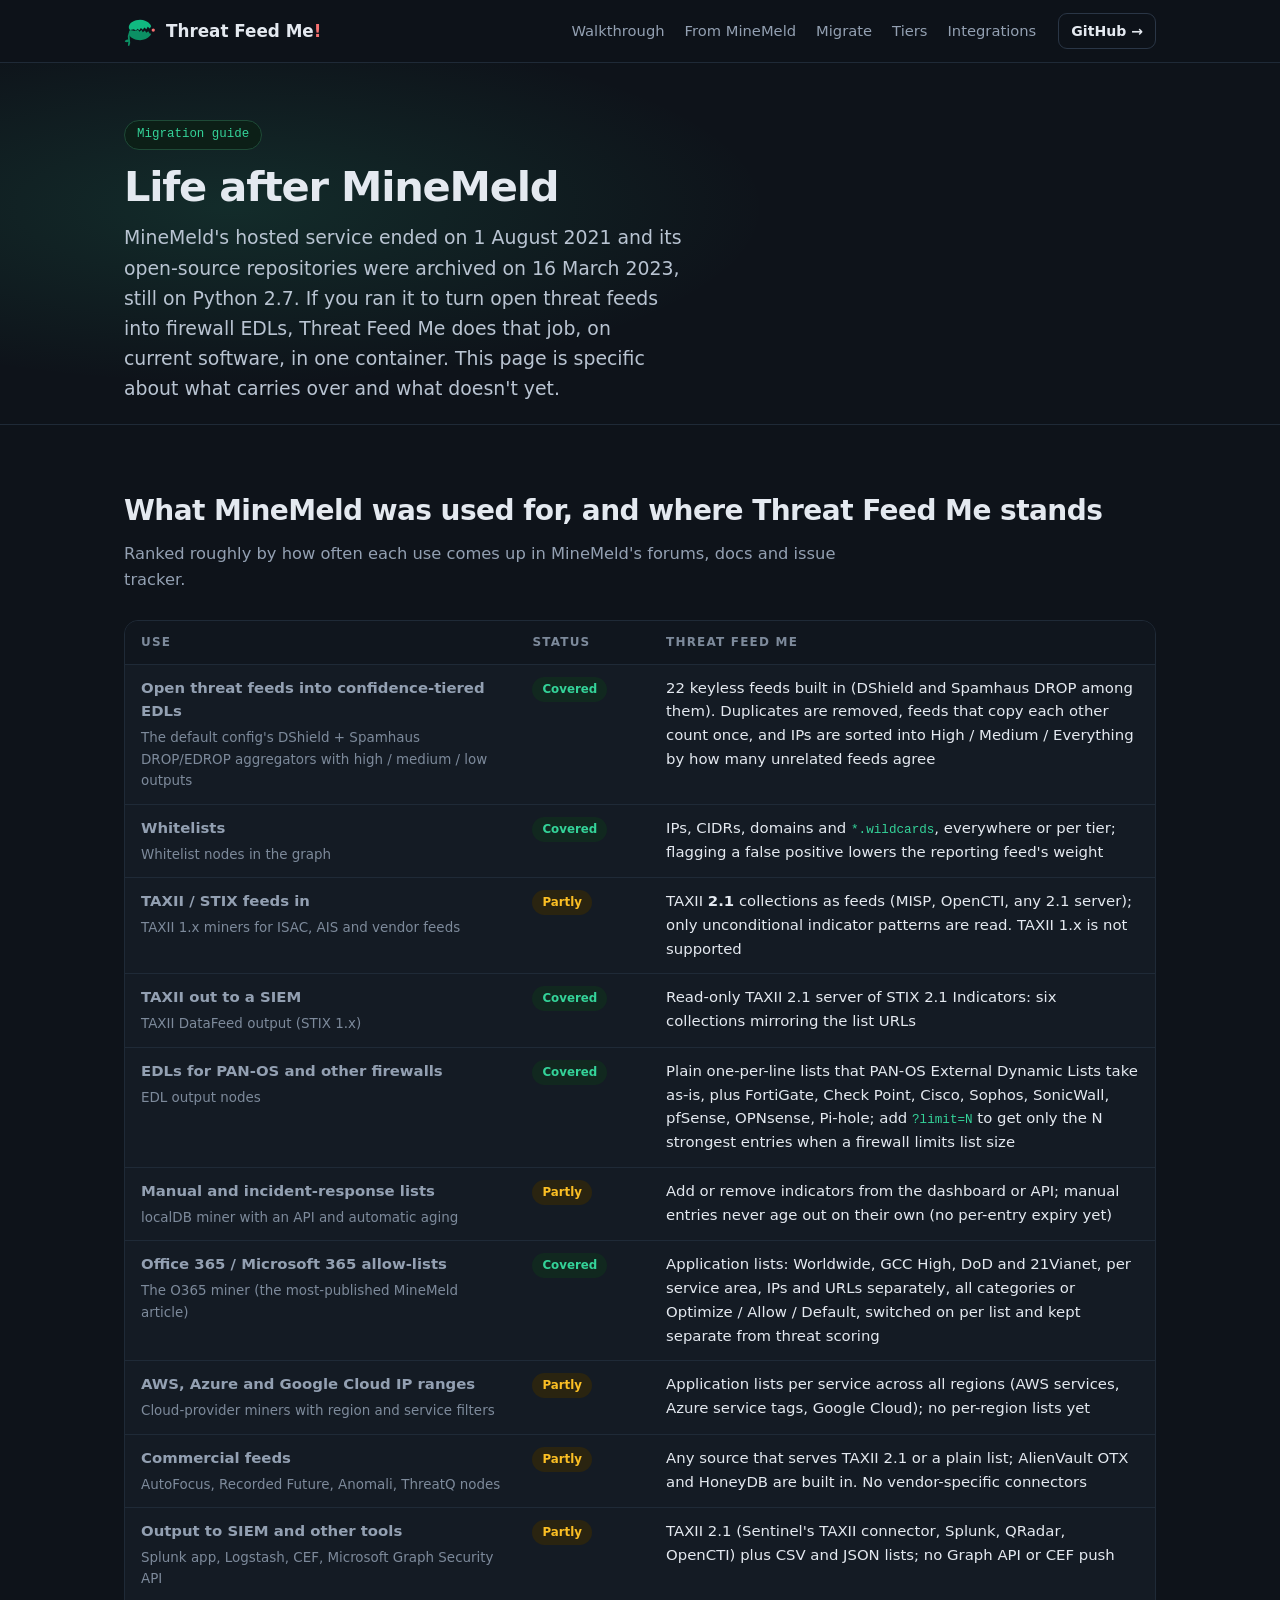
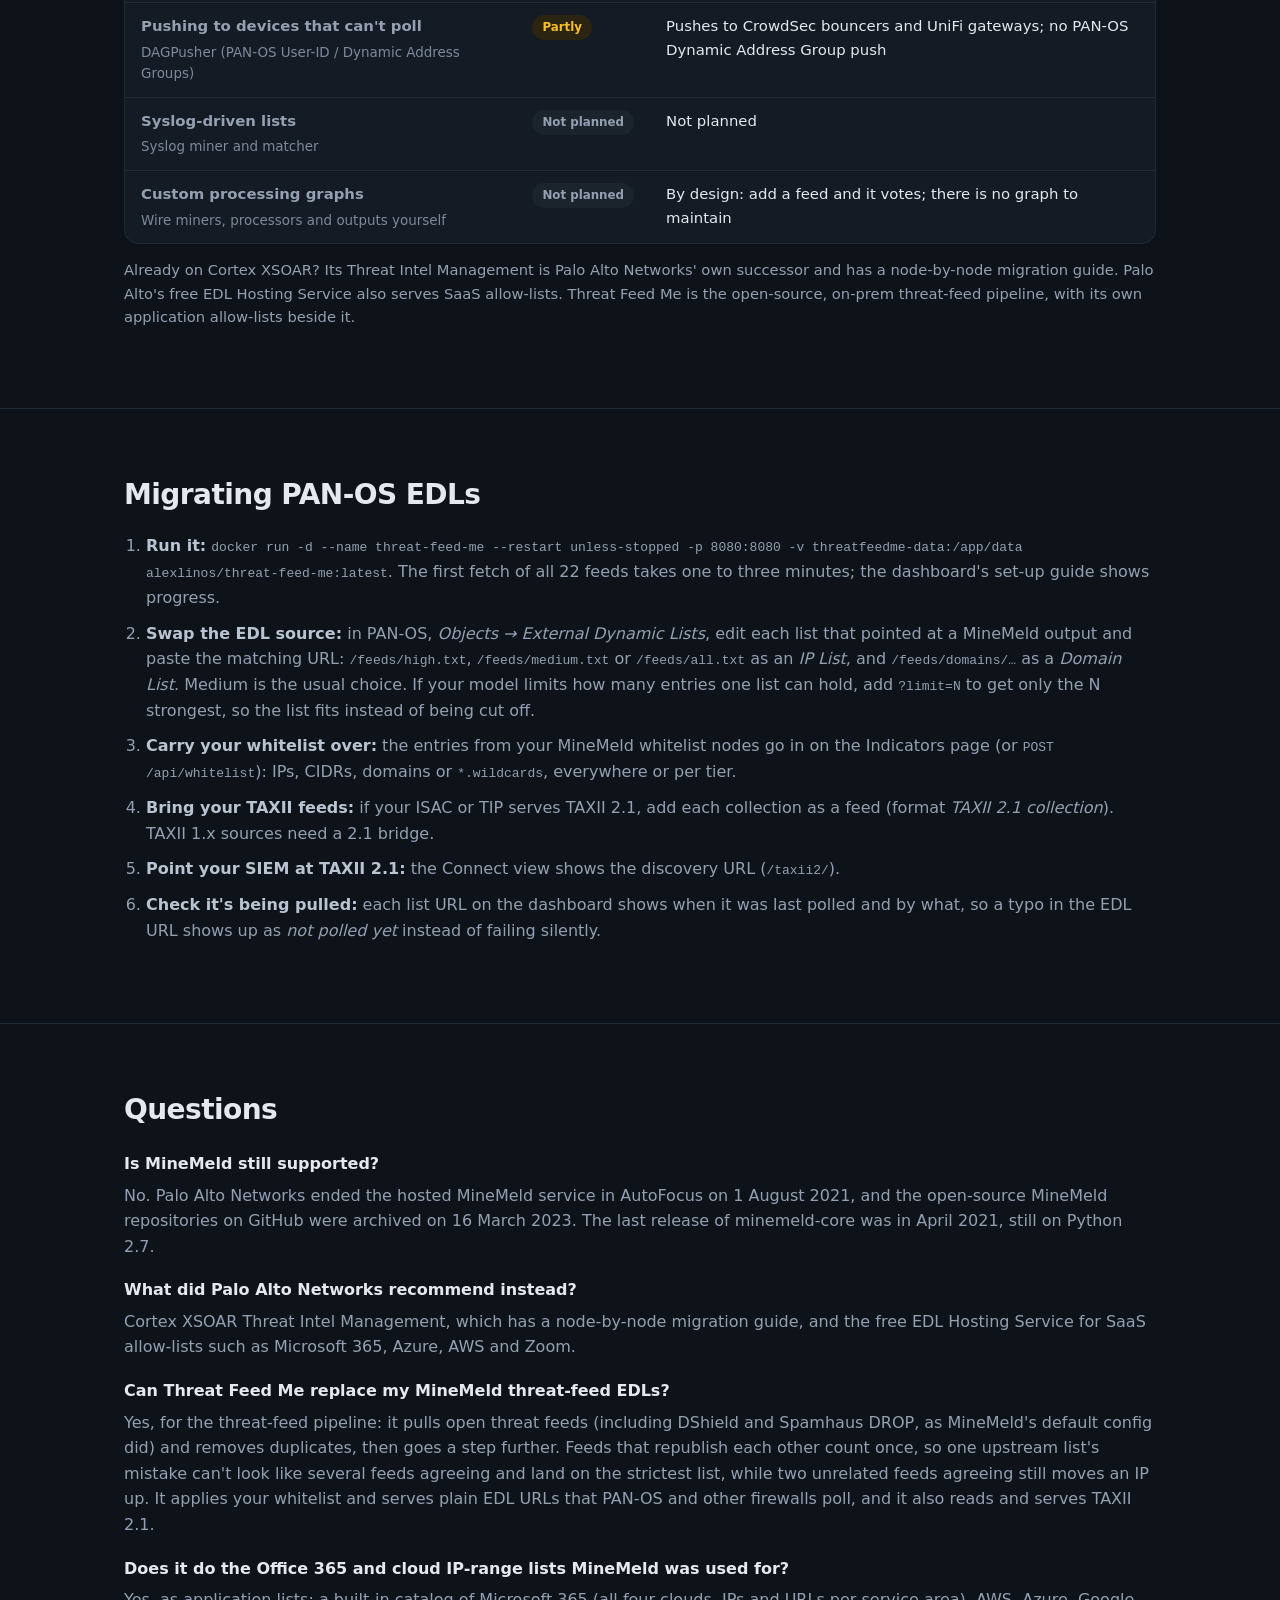
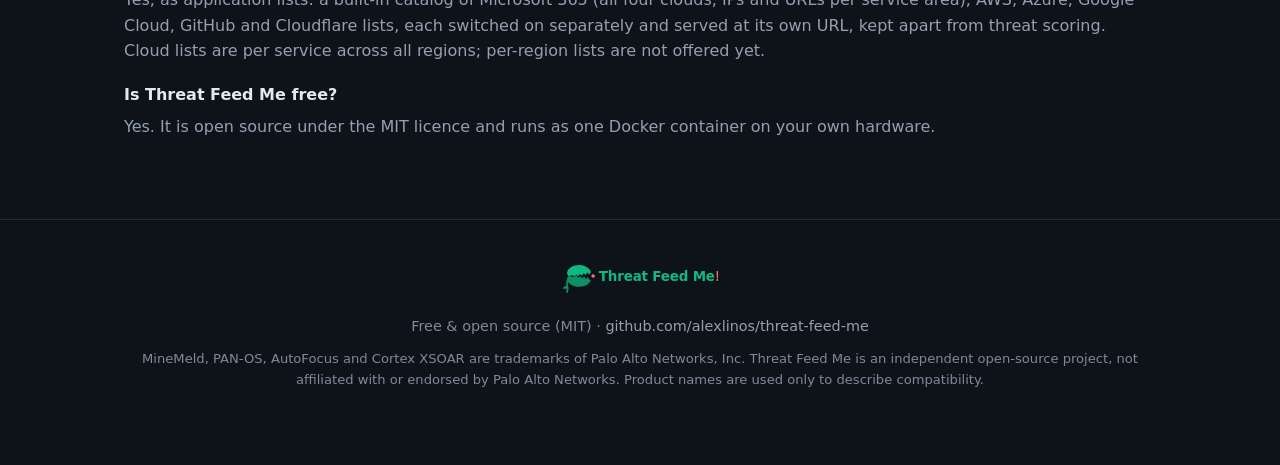
<file: docs/minemeld.html>
<!doctype html>
<html lang="en">
<head>
<meta charset="utf-8">
<meta name="viewport" content="width=device-width, initial-scale=1">
<title>MineMeld alternative: move your threat-feed EDLs to Threat Feed Me</title>
<meta name="description" content="MineMeld is archived. What it was used for, what Threat Feed Me covers today (threat-feed EDLs, Office 365 and cloud allow-lists, whitelists, TAXII 2.1 in and out, non-PAN firewalls), what it does not, and how to migrate PAN-OS EDLs.">
<link rel="canonical" href="https://alexlinos.github.io/threat-feed-me/minemeld.html">
<link rel="icon" type="image/svg+xml" href="assets/logo-mark.svg">
<meta property="og:type" content="article">
<meta property="og:title" content="MineMeld alternative: move your threat-feed EDLs to Threat Feed Me">
<meta property="og:description" content="What MineMeld was used for, what carries over, what doesn't yet, and how to migrate.">
<meta property="og:url" content="https://alexlinos.github.io/threat-feed-me/minemeld.html">
<meta property="og:image" content="https://alexlinos.github.io/threat-feed-me/assets/social-preview.png">
<meta name="twitter:card" content="summary_large_image">
<meta name="twitter:title" content="MineMeld alternative: move your threat-feed EDLs to Threat Feed Me">
<meta name="twitter:description" content="What MineMeld was used for, what carries over, what doesn't yet, and how to migrate.">
<script type="application/ld+json">{"@context": "https://schema.org", "@type": "FAQPage", "mainEntity": [{"@type": "Question", "name": "Is MineMeld still supported?", "acceptedAnswer": {"@type": "Answer", "text": "No. Palo Alto Networks ended the hosted MineMeld service in AutoFocus on 1 August 2021, and the open-source MineMeld repositories on GitHub were archived on 16 March 2023. The last release of minemeld-core was in April 2021, still on Python 2.7."}}, {"@type": "Question", "name": "What did Palo Alto Networks recommend instead?", "acceptedAnswer": {"@type": "Answer", "text": "Cortex XSOAR Threat Intel Management, which has a node-by-node migration guide, and the free EDL Hosting Service for SaaS allow-lists such as Microsoft 365, Azure, AWS and Zoom."}}, {"@type": "Question", "name": "Can Threat Feed Me replace my MineMeld threat-feed EDLs?", "acceptedAnswer": {"@type": "Answer", "text": "Yes, for the threat-feed pipeline: it pulls open threat feeds (including DShield and Spamhaus DROP, as MineMeld's default config did) and removes duplicates, then goes a step further. Feeds that republish each other count once, so one upstream list's mistake can't look like several feeds agreeing and land on the strictest list, while two unrelated feeds agreeing still moves an IP up. It applies your whitelist and serves plain EDL URLs that PAN-OS and other firewalls poll, and it also reads and serves TAXII 2.1."}}, {"@type": "Question", "name": "Does it do the Office 365 and cloud IP-range lists MineMeld was used for?", "acceptedAnswer": {"@type": "Answer", "text": "Yes, as application lists: a built-in catalog of Microsoft 365 (all four clouds, IPs and URLs per service area), AWS, Azure, Google Cloud, GitHub and Cloudflare lists, each switched on separately and served at its own URL, kept apart from threat scoring. Cloud lists are per service across all regions; per-region lists are not offered yet."}}, {"@type": "Question", "name": "Is Threat Feed Me free?", "acceptedAnswer": {"@type": "Answer", "text": "Yes. It is open source under the MIT licence and runs as one Docker container on your own hardware."}}]}</script>
<script type="application/ld+json">{"@context": "https://schema.org", "@type": "SoftwareApplication", "name": "Threat Feed Me", "applicationCategory": "SecurityApplication", "operatingSystem": "Linux (Docker), amd64 and arm64", "offers": {"@type": "Offer", "price": "0", "priceCurrency": "USD"}, "license": "https://opensource.org/licenses/MIT", "url": "https://alexlinos.github.io/threat-feed-me/", "codeRepository": "https://github.com/alexlinos/threat-feed-me", "description": "Open-source, on-prem threat-intelligence aggregator: free threat feeds, deduplicated and ranked by how many unrelated feeds agree, as firewall block lists (EDLs), TAXII 2.1 in and out, and publishing to CrowdSec and UniFi."}</script>
<style>
  :root{
    --bg:#0e131a; --panel:#141b24; --panel-2:#10161e; --raised:#17202b;
    --border:#1f2a37; --border-2:#2a3646;
    --text:#e4e9f0; --text-2:#b9c4d2; --muted:#93a0b2; --dim:#7d8a9b;
    --green:#10b981; --green-bright:#34d399; --green-deep:#11281f;
    --purple:#a78bfa; --red:#f87171; --amber:#fbbf24;
    --mono:"JetBrains Mono",ui-monospace,SFMono-Regular,Menlo,Consolas,monospace;
    --sans:"Plus Jakarta Sans",Inter,"Segoe UI Variable Text","Segoe UI",system-ui,-apple-system,sans-serif;
    --maxw:1080px;
  }
  *{box-sizing:border-box}
  html{scroll-behavior:smooth;background:var(--bg)}
  body{margin:0;background:var(--bg);color:var(--text);font-family:var(--sans);line-height:1.6;
    -webkit-font-smoothing:antialiased}
  a{color:var(--green-bright);text-decoration:none}
  a:hover{text-decoration:underline}
  :focus-visible{outline:2px solid var(--green-bright);outline-offset:2px}
  .wrap{max-width:var(--maxw);margin:0 auto;padding:0 24px}

  /* ---- top bar ---- */
  .nav{position:sticky;top:0;z-index:10;background:rgba(14,19,26,.88);backdrop-filter:blur(10px);
    -webkit-backdrop-filter:blur(10px);border-bottom:1px solid var(--border)}
  .nav .wrap{display:flex;align-items:center;gap:22px;height:62px}
  .nav .brand{display:flex;align-items:center;gap:10px;color:var(--text);font-weight:800;font-size:1.05rem}
  .nav .brand:hover{text-decoration:none}
  .nav .brand svg{width:32px;height:32px}
  .nav .brand .bang{color:var(--red)}
  .nav .links{display:flex;gap:20px;margin-left:auto;font-size:.92rem}
  .nav .links a{color:var(--muted)}
  .nav .links a:hover{color:var(--text);text-decoration:none}
  .nav .gh{color:var(--text);border:1px solid var(--border-2);border-radius:9px;padding:6px 12px;font-weight:600;font-size:.88rem}
  .nav .gh:hover{border-color:var(--green);text-decoration:none}

  /* ---- hero ---- */
  header{padding:64px 0 36px;background:
    radial-gradient(ellipse 60% 70% at 18% 40%,rgba(52,211,153,.13),transparent 70%)}
  .hero{display:grid;grid-template-columns:minmax(0,1.15fr) minmax(0,1fr);gap:40px;align-items:center}
  .kicker{display:inline-block;font-family:var(--mono);font-size:.78rem;color:var(--green-bright);
    border:1px solid #1e4a37;border-radius:999px;padding:4px 12px;background:#0c1f17}
  h1{margin:16px 0 14px;font-size:3.3rem;line-height:1.02;font-weight:800;letter-spacing:-.03em}
  h1 .bang{color:var(--red)}
  .lede{font-size:1.18rem;color:var(--text-2);margin:0;max-width:560px}
  .lede b{color:var(--text)}
  .hero-stage{width:100%;max-width:520px;margin-left:auto;border-radius:24px;overflow:hidden;
    border:1px solid #1e2a36;background:#111922;aspect-ratio:3/2;box-shadow:0 24px 70px rgba(0,0,0,.35)}
  .hero-video{display:block;width:100%;height:100%;object-fit:cover}
  .cta-row{display:flex;gap:12px;flex-wrap:wrap;margin:28px 0 0}
  .btn{display:inline-flex;align-items:center;gap:8px;padding:12px 20px;border-radius:11px;font-weight:700;font-size:.95rem;
    border:1px solid var(--border-2)}
  .btn:hover{text-decoration:none}
  .btn.primary{background:var(--green-bright);color:#05180f;border-color:var(--green-bright)}
  .btn.primary:hover{filter:brightness(1.06)}
  .btn.ghost{color:var(--text);background:var(--panel)}
  .btn.ghost:hover{border-color:var(--green)}
  .chips{display:flex;flex-wrap:wrap;gap:10px;margin-top:26px}
  .chip{font-size:.86rem;color:var(--muted);background:var(--panel);border:1px solid var(--border);border-radius:999px;padding:6px 13px}
  .chip b{color:var(--green-bright);font-weight:650}
  .shot{margin:44px 0 0;border-radius:16px;border:1px solid var(--border-2);overflow:hidden;
    box-shadow:0 30px 80px rgba(0,0,0,.45),0 0 0 1px rgba(255,255,255,.02)}
  .shot img{display:block;width:100%;height:auto}

  /* ---- sections ---- */
  section{padding:64px 0;border-top:1px solid var(--border)}
  h2{font-size:1.75rem;font-weight:800;letter-spacing:-.02em;margin:0 0 8px}
  .sub{color:var(--muted);margin:0 0 26px;font-size:1.02rem;max-width:760px}
  .sub b{color:var(--text-2)}

  /* ---- walkthrough ---- */
  .steps{display:grid;gap:28px}
  .step{display:grid;grid-template-columns:minmax(0,.8fr) minmax(0,1.4fr);gap:30px;align-items:center}
  .step:nth-child(even){grid-template-columns:minmax(0,1.4fr) minmax(0,.8fr)}
  .step:nth-child(even) .step-text{order:2}
  .step-num{font-family:var(--mono);font-size:.8rem;color:var(--green-bright);letter-spacing:.08em}
  .step h3{margin:6px 0 8px;font-size:1.3rem;font-weight:750;letter-spacing:-.01em}
  .step p{margin:0;color:var(--muted);font-size:.98rem}
  .step p b{color:var(--text-2)}
  .step .shot{margin:0}

  /* ---- code block ---- */
  .code{background:#0b1016;border:1px solid var(--border-2);border-radius:14px;overflow:hidden}
  .code-head{display:flex;align-items:center;gap:8px;padding:10px 14px;border-bottom:1px solid var(--border);background:var(--panel)}
  .dot{width:11px;height:11px;border-radius:50%}
  .dot.r{background:var(--red)} .dot.y{background:var(--amber)} .dot.g{background:var(--green-bright)}
  .code-title{margin-left:6px;font-family:var(--mono);font-size:.8rem;color:var(--dim)}
  .copy-btn{margin-left:auto;font-family:var(--mono);font-size:.78rem;background:var(--panel-2);color:var(--muted);
    border:1px solid var(--border-2);border-radius:8px;padding:5px 11px;cursor:pointer;transition:.15s}
  .copy-btn:hover,.copy-btn.done{color:var(--green-bright);border-color:var(--green)}
  pre{margin:0;padding:16px 18px;overflow-x:auto;font-family:var(--mono);font-size:.9rem;line-height:1.65;color:#d6dde6}
  pre .c{color:var(--dim)} pre .k{color:var(--green-bright)} pre .s{color:var(--amber)}
  .after-code{color:var(--muted);font-size:.93rem;margin-top:14px}
  .after-code code,.scoring code{font-family:var(--mono);font-size:.85em;background:var(--panel);border:1px solid var(--border-2);
    border-radius:6px;padding:1px 6px;color:var(--green-bright)}

  /* ---- tiers ---- */
  .tiers{display:grid;grid-template-columns:repeat(3,1fr);gap:14px}
  .tier{background:var(--panel);border:1px solid var(--border);border-radius:16px;padding:20px}
  .tier.med{border-color:#2b6b52;background:linear-gradient(180deg,rgba(52,211,153,.05),transparent 60%),var(--panel)}
  .tier h3{margin:0 0 4px;font-size:1.08rem;display:flex;align-items:center;gap:8px}
  .badge{font-size:.72rem;font-weight:700;padding:2px 9px;border-radius:999px;color:var(--muted);background:var(--raised)}
  .tier.med .badge{color:var(--green-bright);background:var(--green-deep)}
  .tier p{margin:8px 0 0;color:var(--muted);font-size:.92rem}
  .tier .url{font-family:var(--mono);font-size:.82rem;color:var(--text-2);margin-top:14px;word-break:break-all}
  .scoring{margin:24px 0 0;color:var(--muted);font-size:.95rem;padding-left:20px}
  .scoring li{margin:7px 0}
  .scoring b{color:var(--text-2)}

  /* ---- firewalls + cards + map ---- */
  .fw-grid{display:grid;grid-template-columns:repeat(2,1fr);gap:12px}
  .fw{background:var(--panel);border:1px solid var(--border);border-radius:12px;padding:14px 16px}
  .fw .name{font-weight:650;color:var(--text)}
  .fw .path{font-family:var(--mono);font-size:.8rem;color:var(--muted);margin-top:4px;display:block}
  .cards{display:grid;grid-template-columns:repeat(2,1fr);gap:14px}
  .card{background:var(--panel);border:1px solid var(--border);border-radius:16px;padding:20px}
  .card h3{margin:0 0 6px;font-size:1.05rem}
  .card p{margin:0;color:var(--muted);font-size:.93rem}
  .card .tag{font-family:var(--mono);font-size:.7rem;color:var(--green-bright);background:var(--green-deep);
    border-radius:6px;padding:1px 7px;margin-left:8px;vertical-align:2px}
  .table-wrap{overflow-x:auto}
  .map{width:100%;border-collapse:separate;border-spacing:0;font-size:.93rem;background:var(--panel);
    border:1px solid var(--border);border-radius:14px;overflow:hidden}
  .map th,.map td{text-align:left;padding:12px 16px;border-bottom:1px solid var(--border);vertical-align:top}
  .map th{font-size:.75rem;text-transform:uppercase;letter-spacing:.1em;color:var(--dim);font-weight:700;background:var(--panel-2)}
  .map td:first-child{color:var(--muted);width:38%}
  .map tr:last-child td{border-bottom:0}
  .map code{font-family:var(--mono);font-size:.85em;color:var(--green-bright)}
  .note{color:var(--muted);font-size:.92rem;margin-top:14px}
  .center{text-align:center}
  h2 .hash{display:none}

  /* ---- footer ---- */
  footer{border-top:1px solid var(--border);padding:40px 0 64px;text-align:center;color:var(--dim);font-size:.9rem}
  footer a{color:var(--muted)}
  footer .logo{height:34px;width:auto;margin-bottom:14px}

  @media (max-width:860px){
    .hero{grid-template-columns:1fr}
    .hero-stage{margin:0 auto;max-width:420px;order:-1}
    h1{font-size:2.5rem}
    .step,.step:nth-child(even){grid-template-columns:1fr}
    .step:nth-child(even) .step-text{order:0}
    .nav .links{display:none}
    .nav .gh{margin-left:auto}
  }
  @media (max-width:720px){
    .cards,.tiers,.fw-grid{grid-template-columns:1fr}
    header{padding:36px 0 20px}
    h2{font-size:1.45rem}
    section{padding:44px 0}
  }
</style>
<style>
  .page{padding:56px 0 20px}
  .page h1{font-size:2.6rem}
  .mm{display:block;color:var(--dim);font-size:.84rem;margin-top:3px}
  .st{display:inline-block;font-size:.74rem;font-weight:700;padding:3px 10px;border-radius:999px;white-space:nowrap}
  .st-ok{color:#34d399;background:#11281f} .st-part{color:#fbbf24;background:#2a2410}
  .st-road{color:#a78bfa;background:#1f1a33} .st-no{color:#93a0b2;background:#1b232d}
  .cov td:nth-child(2){width:120px}
  ol.mig{padding-left:22px;color:var(--muted)} ol.mig li{margin:10px 0} ol.mig b{color:var(--text-2)}
  .faq dt{font-weight:700;margin-top:18px} .faq dd{margin:6px 0 0;color:var(--muted)}
  .tm{color:var(--dim);font-size:.82rem;margin-top:10px}
</style>
</head>
<body>
<nav class="nav" aria-label="Site">
  <div class="wrap">
    <a class="brand" href="index.html"><svg viewBox="0 0 128 128" aria-hidden="true"><path d="M22 74 C12 90 27 102 19 120" stroke="#0c9064" stroke-width="7" fill="none" stroke-linecap="round"/><path d="M24 101 C13 95 6 99 3 107 C13 111 20 108 24 101 Z" fill="#0c9064"/><g transform="translate(24 60)"><g transform="rotate(-10)"><path d="M0 0 C-7 -10 -1 -24 14 -30 C40 -40 70 -32 84 -8 L86 0 L79 8 L72 0 L65 8 L58 0 L51 8 L44 0 L37 8 L30 0 L23 7 L16 0 Z" fill="#10b981"/></g><g transform="rotate(10)"><path d="M0 0 C-7 10 -1 24 14 30 C40 40 70 32 84 8 L86 0 L80 0 L73 -8 L66 0 L59 -8 L52 0 L45 -8 L38 0 L31 -8 L24 0 L16 0 Z" fill="#0c9064"/></g></g><circle cx="117" cy="60" r="6.5" fill="#f87171"/></svg><span>Threat Feed Me<span class="bang">!</span></span></a>
    <div class="links"><a href="index.html#walkthrough">Walkthrough</a><a href="minemeld.html">From MineMeld</a><a href="#migrate">Migrate</a><a href="index.html#tiers">Tiers</a><a href="index.html#delivery">Integrations</a></div>
    <a class="gh" href="https://github.com/alexlinos/threat-feed-me" target="_blank" rel="noopener">GitHub →</a>
  </div>
</nav>

<header class="page">
  <div class="wrap">
    <span class="kicker">Migration guide</span>
    <h1>Life after MineMeld</h1>
    <p class="lede">MineMeld's hosted service ended on 1 August 2021 and its open-source repositories were archived
      on 16 March 2023, still on Python 2.7. If you ran it to turn open threat feeds into firewall EDLs, Threat Feed
      Me does that job, on current software, in one container. This page is specific about what carries over and
      what doesn't yet.</p>
  </div>
</header>

<main>
  <section id="coverage">
    <div class="wrap">
      <h2>What MineMeld was used for, and where Threat Feed Me stands</h2>
      <p class="sub">Ranked roughly by how often each use comes up in MineMeld's forums, docs and issue tracker.</p>
      <div class="table-wrap">
      <table class="map cov">
        <thead><tr><th>Use</th><th>Status</th><th>Threat Feed Me</th></tr></thead>
        <tbody>
          <tr><td><b>Open threat feeds into confidence-tiered EDLs</b><span class="mm">The default config's DShield + Spamhaus DROP/EDROP aggregators with high / medium / low outputs</span></td><td><span class="st st-ok">Covered</span></td><td>22 keyless feeds built in (DShield and Spamhaus DROP among them). Duplicates are removed, feeds that copy each other count once, and IPs are sorted into High / Medium / Everything by how many unrelated feeds agree</td></tr>
          <tr><td><b>Whitelists</b><span class="mm">Whitelist nodes in the graph</span></td><td><span class="st st-ok">Covered</span></td><td>IPs, CIDRs, domains and <code>*.wildcards</code>, everywhere or per tier; flagging a false positive lowers the reporting feed's weight</td></tr>
          <tr><td><b>TAXII / STIX feeds in</b><span class="mm">TAXII 1.x miners for ISAC, AIS and vendor feeds</span></td><td><span class="st st-part">Partly</span></td><td>TAXII <b>2.1</b> collections as feeds (MISP, OpenCTI, any 2.1 server); only unconditional indicator patterns are read. TAXII 1.x is not supported</td></tr>
          <tr><td><b>TAXII out to a SIEM</b><span class="mm">TAXII DataFeed output (STIX 1.x)</span></td><td><span class="st st-ok">Covered</span></td><td>Read-only TAXII 2.1 server of STIX 2.1 Indicators: six collections mirroring the list URLs</td></tr>
          <tr><td><b>EDLs for PAN-OS and other firewalls</b><span class="mm">EDL output nodes</span></td><td><span class="st st-ok">Covered</span></td><td>Plain one-per-line lists that PAN-OS External Dynamic Lists take as-is, plus FortiGate, Check Point, Cisco, Sophos, SonicWall, pfSense, OPNsense, Pi-hole; add <code>?limit=N</code> to get only the N strongest entries when a firewall limits list size</td></tr>
          <tr><td><b>Manual and incident-response lists</b><span class="mm">localDB miner with an API and automatic aging</span></td><td><span class="st st-part">Partly</span></td><td>Add or remove indicators from the dashboard or API; manual entries never age out on their own (no per-entry expiry yet)</td></tr>
          <tr><td><b>Office 365 / Microsoft 365 allow-lists</b><span class="mm">The O365 miner (the most-published MineMeld article)</span></td><td><span class="st st-ok">Covered</span></td><td>Application lists: Worldwide, GCC High, DoD and 21Vianet, per service area, IPs and URLs separately, all categories or Optimize / Allow / Default, switched on per list and kept separate from threat scoring</td></tr>
          <tr><td><b>AWS, Azure and Google Cloud IP ranges</b><span class="mm">Cloud-provider miners with region and service filters</span></td><td><span class="st st-part">Partly</span></td><td>Application lists per service across all regions (AWS services, Azure service tags, Google Cloud); no per-region lists yet</td></tr>
          <tr><td><b>Commercial feeds</b><span class="mm">AutoFocus, Recorded Future, Anomali, ThreatQ nodes</span></td><td><span class="st st-part">Partly</span></td><td>Any source that serves TAXII 2.1 or a plain list; AlienVault OTX and HoneyDB are built in. No vendor-specific connectors</td></tr>
          <tr><td><b>Output to SIEM and other tools</b><span class="mm">Splunk app, Logstash, CEF, Microsoft Graph Security API</span></td><td><span class="st st-part">Partly</span></td><td>TAXII 2.1 (Sentinel's TAXII connector, Splunk, QRadar, OpenCTI) plus CSV and JSON lists; no Graph API or CEF push</td></tr>
          <tr><td><b>Pushing to devices that can't poll</b><span class="mm">DAGPusher (PAN-OS User-ID / Dynamic Address Groups)</span></td><td><span class="st st-part">Partly</span></td><td>Pushes to CrowdSec bouncers and UniFi gateways; no PAN-OS Dynamic Address Group push</td></tr>
          <tr><td><b>Syslog-driven lists</b><span class="mm">Syslog miner and matcher</span></td><td><span class="st st-no">Not planned</span></td><td>Not planned</td></tr>
          <tr><td><b>Custom processing graphs</b><span class="mm">Wire miners, processors and outputs yourself</span></td><td><span class="st st-no">Not planned</span></td><td>By design: add a feed and it votes; there is no graph to maintain</td></tr>
        </tbody>
      </table>
      </div>
      <p class="note">Already on Cortex XSOAR? Its Threat Intel Management is Palo Alto Networks' own successor and has
        a node-by-node migration guide. Palo Alto's free EDL Hosting Service also serves SaaS allow-lists. Threat Feed
        Me is the open-source, on-prem threat-feed pipeline, with its own application allow-lists beside it.</p>
    </div>
  </section>

  <section id="migrate">
    <div class="wrap">
      <h2>Migrating PAN-OS EDLs</h2>
      <ol class="mig">
        <li><b>Run it:</b> <code>docker run -d --name threat-feed-me --restart unless-stopped -p 8080:8080 -v threatfeedme-data:/app/data alexlinos/threat-feed-me:latest</code>.
          The first fetch of all 22 feeds takes one to three minutes; the dashboard's set-up guide shows progress.</li>
        <li><b>Swap the EDL source:</b> in PAN-OS, <i>Objects → External Dynamic Lists</i>, edit each list that pointed
          at a MineMeld output and paste the matching URL: <code>/feeds/high.txt</code>, <code>/feeds/medium.txt</code>
          or <code>/feeds/all.txt</code> as an <i>IP List</i>, and <code>/feeds/domains/…</code> as a <i>Domain List</i>.
          Medium is the usual choice. If your model limits how many entries one list can hold, add
          <code>?limit=N</code> to get only the N strongest, so the list fits instead of being cut off.</li>
        <li><b>Carry your whitelist over:</b> the entries from your MineMeld whitelist nodes go in on the Indicators page
          (or <code>POST /api/whitelist</code>): IPs, CIDRs, domains or <code>*.wildcards</code>, everywhere or per tier.</li>
        <li><b>Bring your TAXII feeds:</b> if your ISAC or TIP serves TAXII 2.1, add each collection as a feed
          (format <i>TAXII 2.1 collection</i>). TAXII 1.x sources need a 2.1 bridge.</li>
        <li><b>Point your SIEM at TAXII 2.1:</b> the Connect view shows the discovery URL (<code>/taxii2/</code>).</li>
        <li><b>Check it's being pulled:</b> each list URL on the dashboard shows when it was last polled and by what,
          so a typo in the EDL URL shows up as <i>not polled yet</i> instead of failing silently.</li>
      </ol>
    </div>
  </section>

  <section id="faq">
    <div class="wrap">
      <h2>Questions</h2>
      <dl class="faq">
        <dt>Is MineMeld still supported?</dt><dd>No. Palo Alto Networks ended the hosted MineMeld service in AutoFocus on 1 August 2021, and the open-source MineMeld repositories on GitHub were archived on 16 March 2023. The last release of minemeld-core was in April 2021, still on Python 2.7.</dd>
        <dt>What did Palo Alto Networks recommend instead?</dt><dd>Cortex XSOAR Threat Intel Management, which has a node-by-node migration guide, and the free EDL Hosting Service for SaaS allow-lists such as Microsoft 365, Azure, AWS and Zoom.</dd>
        <dt>Can Threat Feed Me replace my MineMeld threat-feed EDLs?</dt><dd>Yes, for the threat-feed pipeline: it pulls open threat feeds (including DShield and Spamhaus DROP, as MineMeld's default config did) and removes duplicates, then goes a step further. Feeds that republish each other count once, so one upstream list's mistake can't look like several feeds agreeing and land on the strictest list, while two unrelated feeds agreeing still moves an IP up. It applies your whitelist and serves plain EDL URLs that PAN-OS and other firewalls poll, and it also reads and serves TAXII 2.1.</dd>
        <dt>Does it do the Office 365 and cloud IP-range lists MineMeld was used for?</dt><dd>Yes, as application lists: a built-in catalog of Microsoft 365 (all four clouds, IPs and URLs per service area), AWS, Azure, Google Cloud, GitHub and Cloudflare lists, each switched on separately and served at its own URL, kept apart from threat scoring. Cloud lists are per service across all regions; per-region lists are not offered yet.</dd>
        <dt>Is Threat Feed Me free?</dt><dd>Yes. It is open source under the MIT licence and runs as one Docker container on your own hardware.</dd>
      </dl>
    </div>
  </section>
</main>

<footer>
  <div class="wrap">
    <img class="logo" src="assets/logo.svg" alt="Threat Feed Me!">
    <div>Free &amp; open source (MIT) · <a href="https://github.com/alexlinos/threat-feed-me" target="_blank" rel="noopener">github.com/alexlinos/threat-feed-me</a></div>
    <p class="tm">MineMeld, PAN-OS, AutoFocus and Cortex XSOAR are trademarks of Palo Alto Networks, Inc. Threat Feed Me is an
      independent open-source project, not affiliated with or endorsed by Palo Alto Networks. Product names are used
      only to describe compatibility.</p>
  </div>
</footer>
</body>
</html>
</file>
